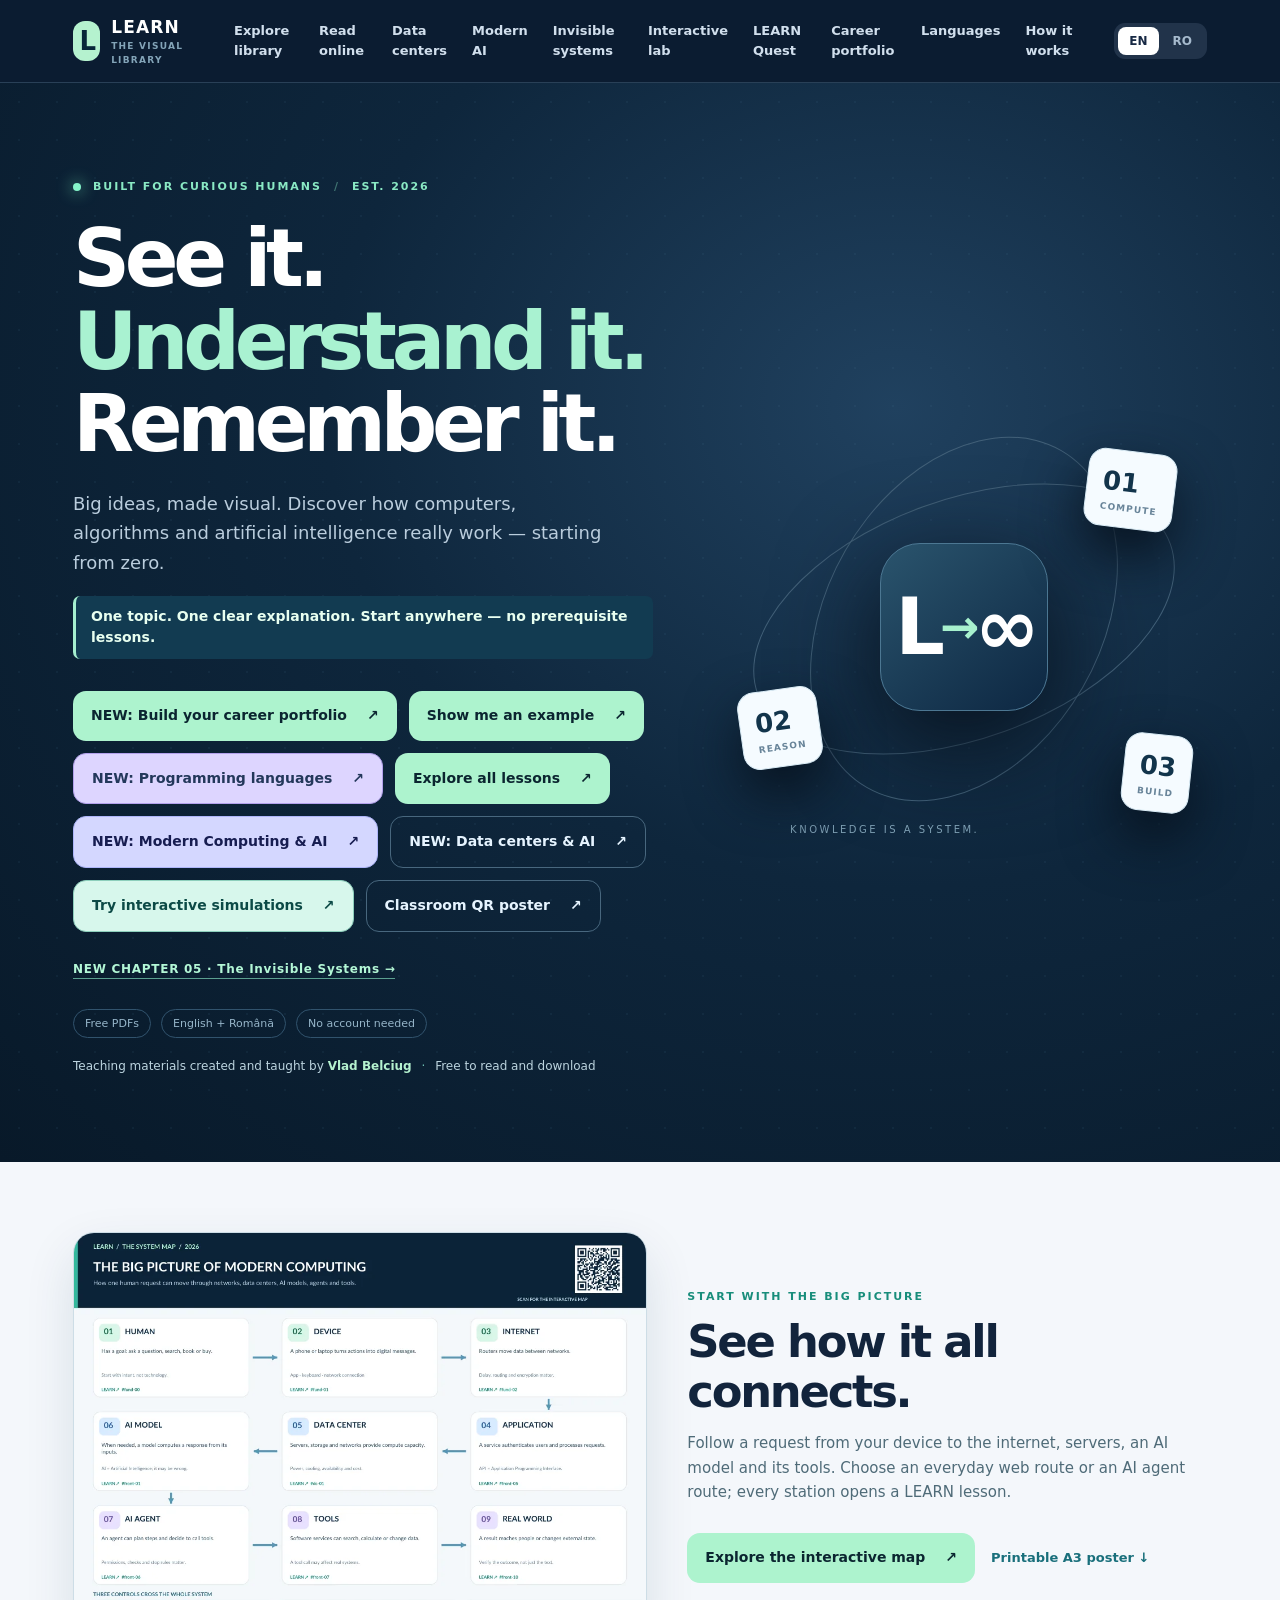
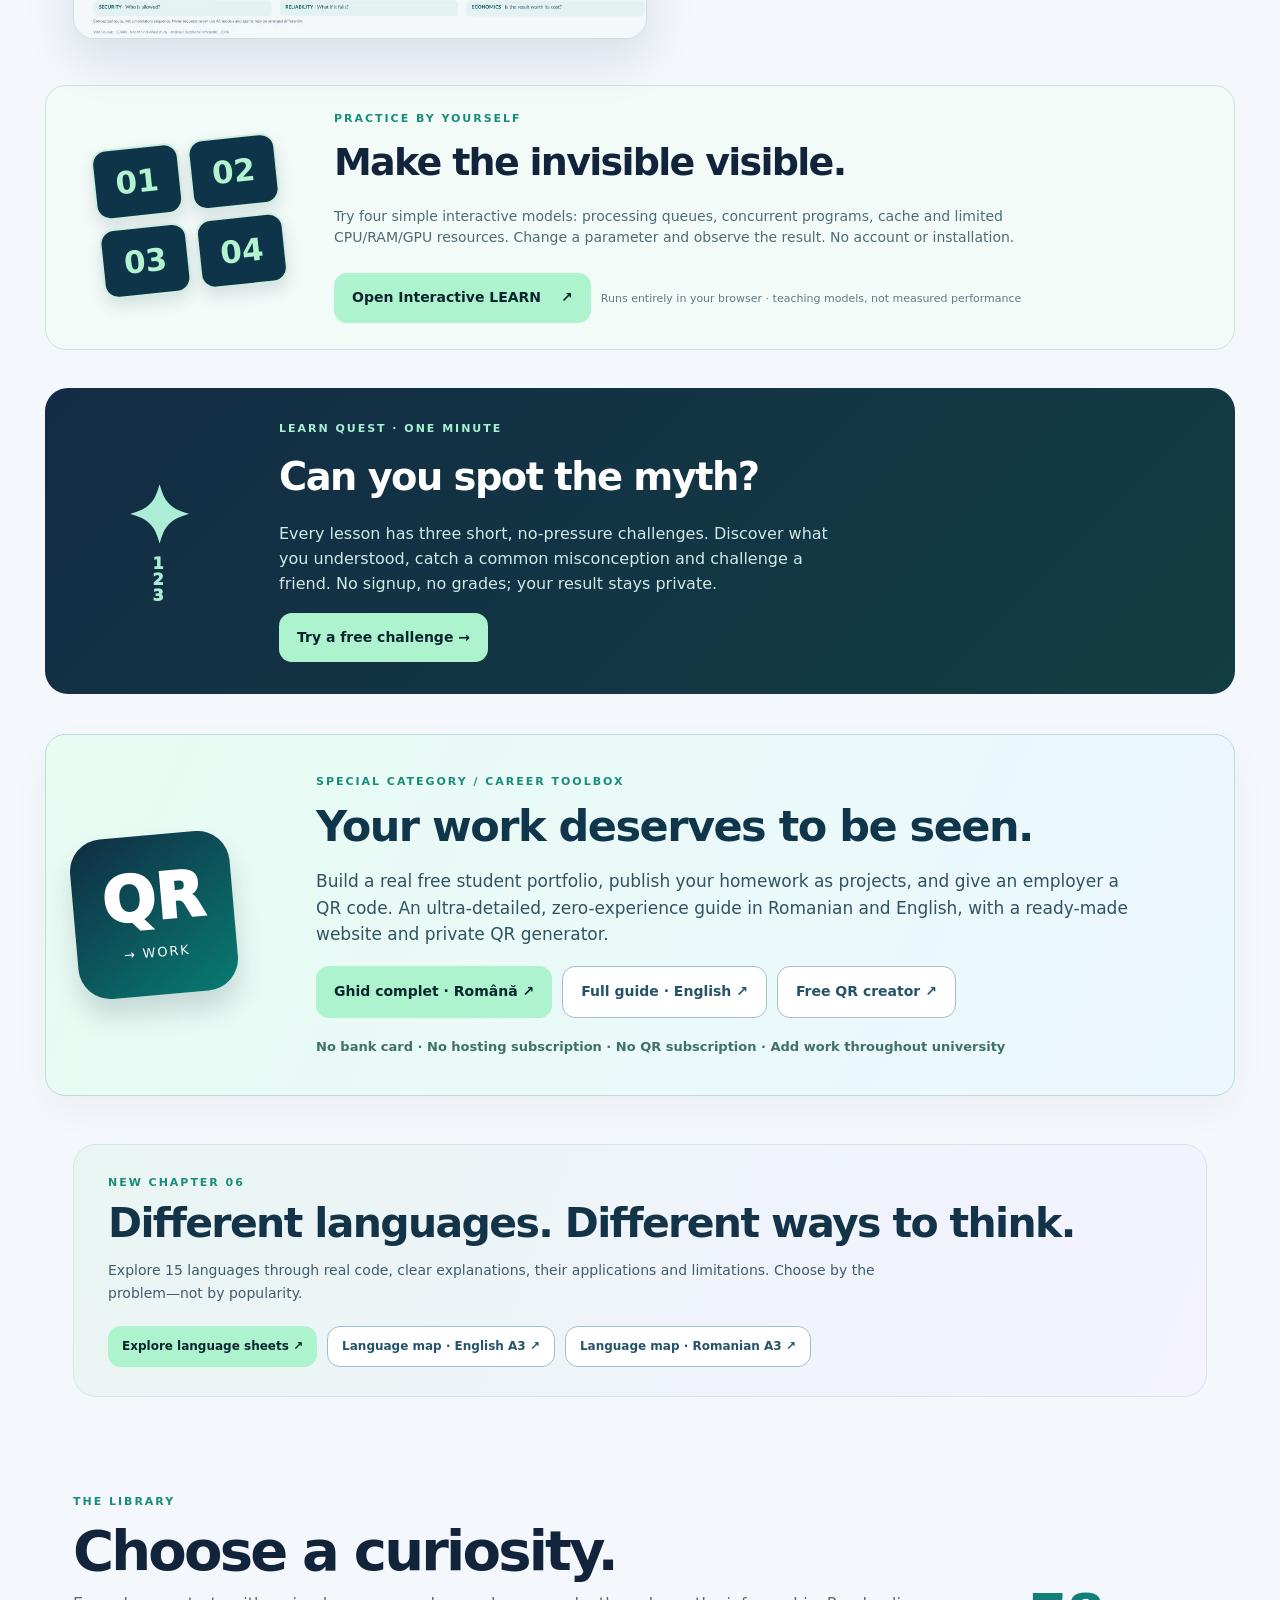
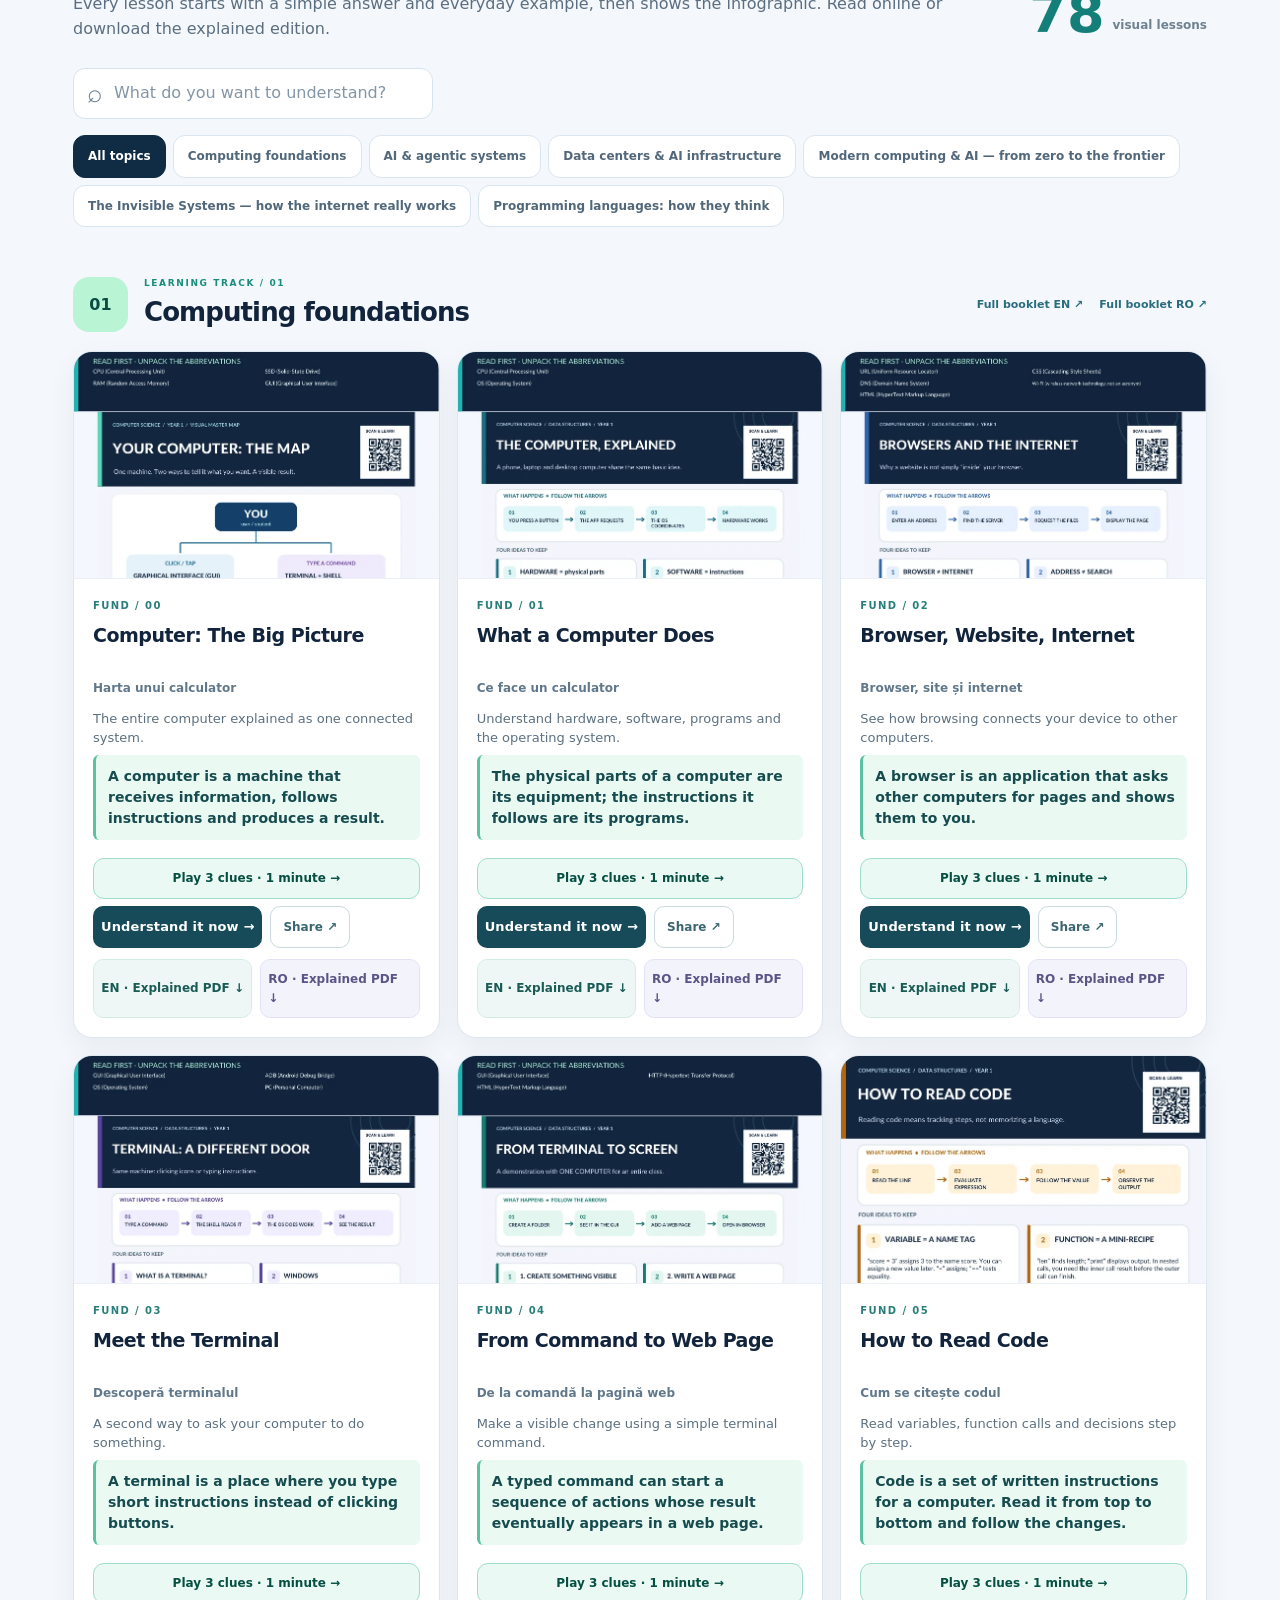
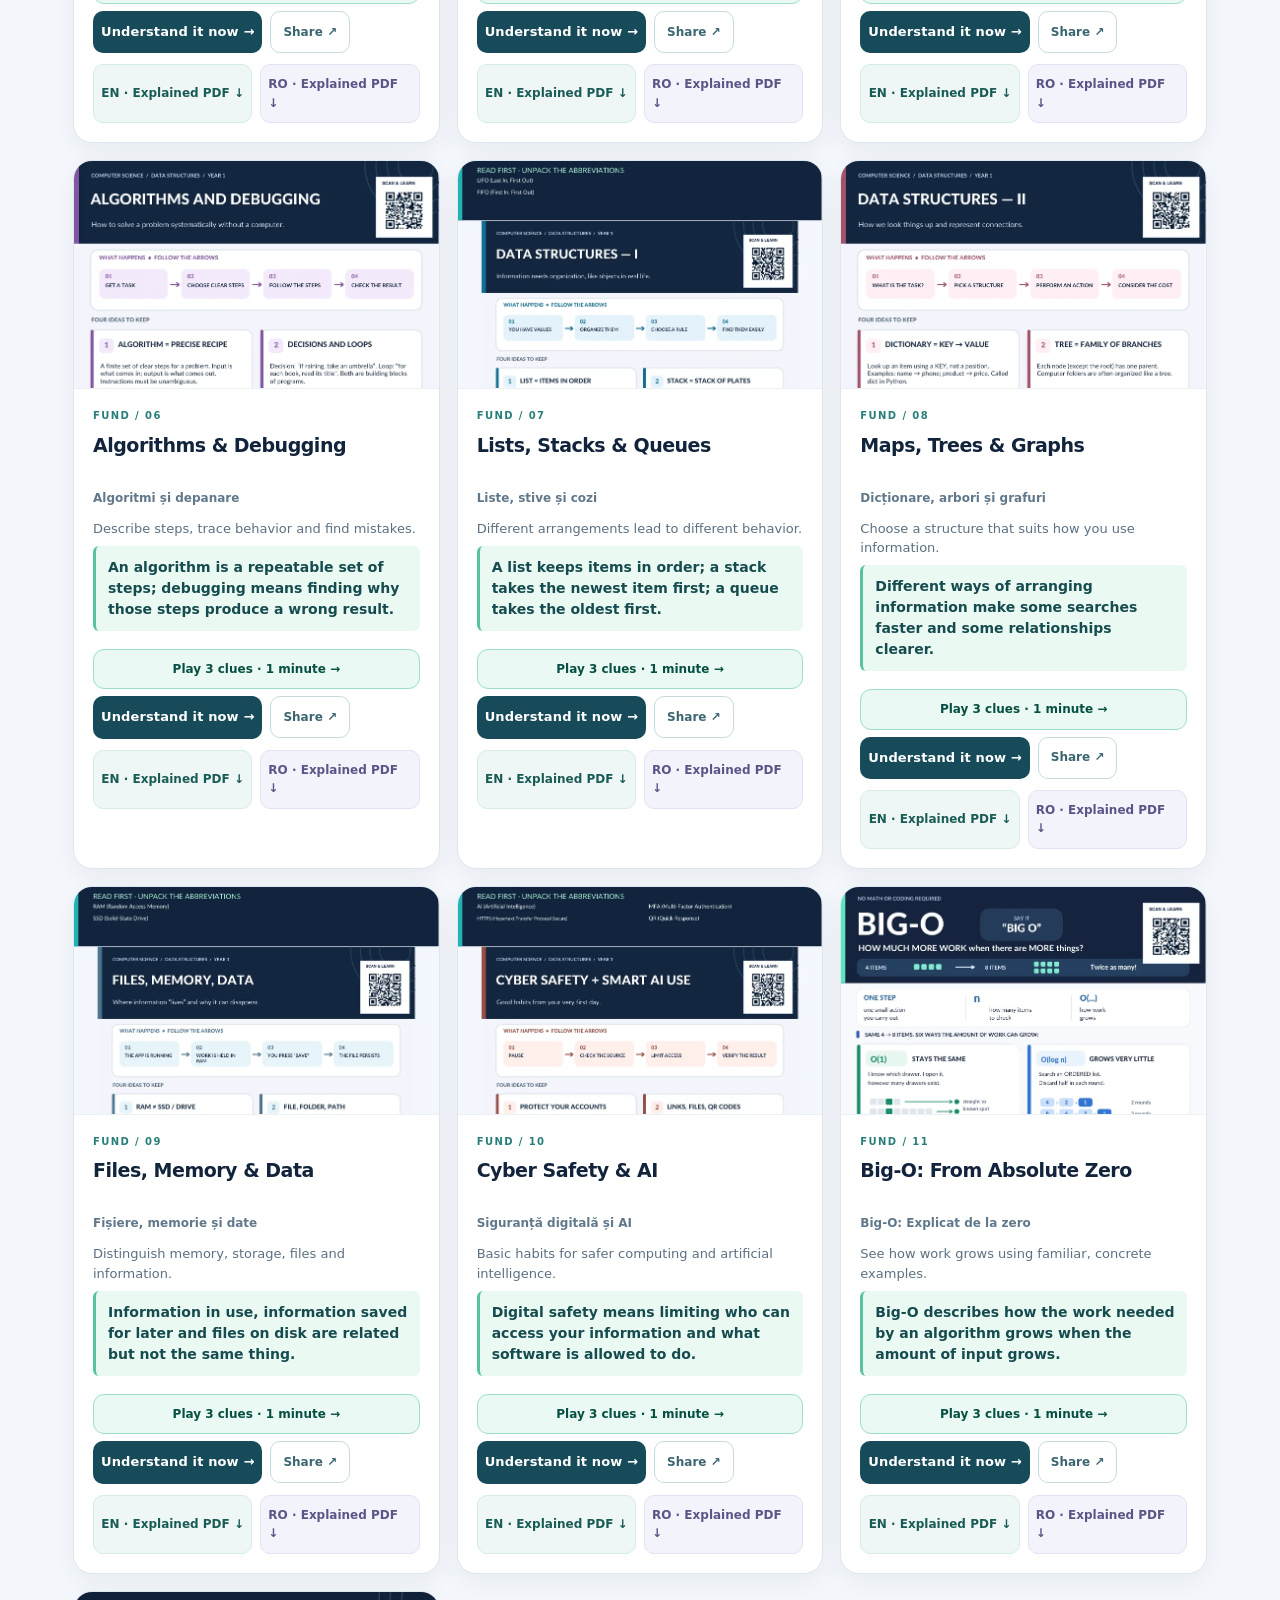
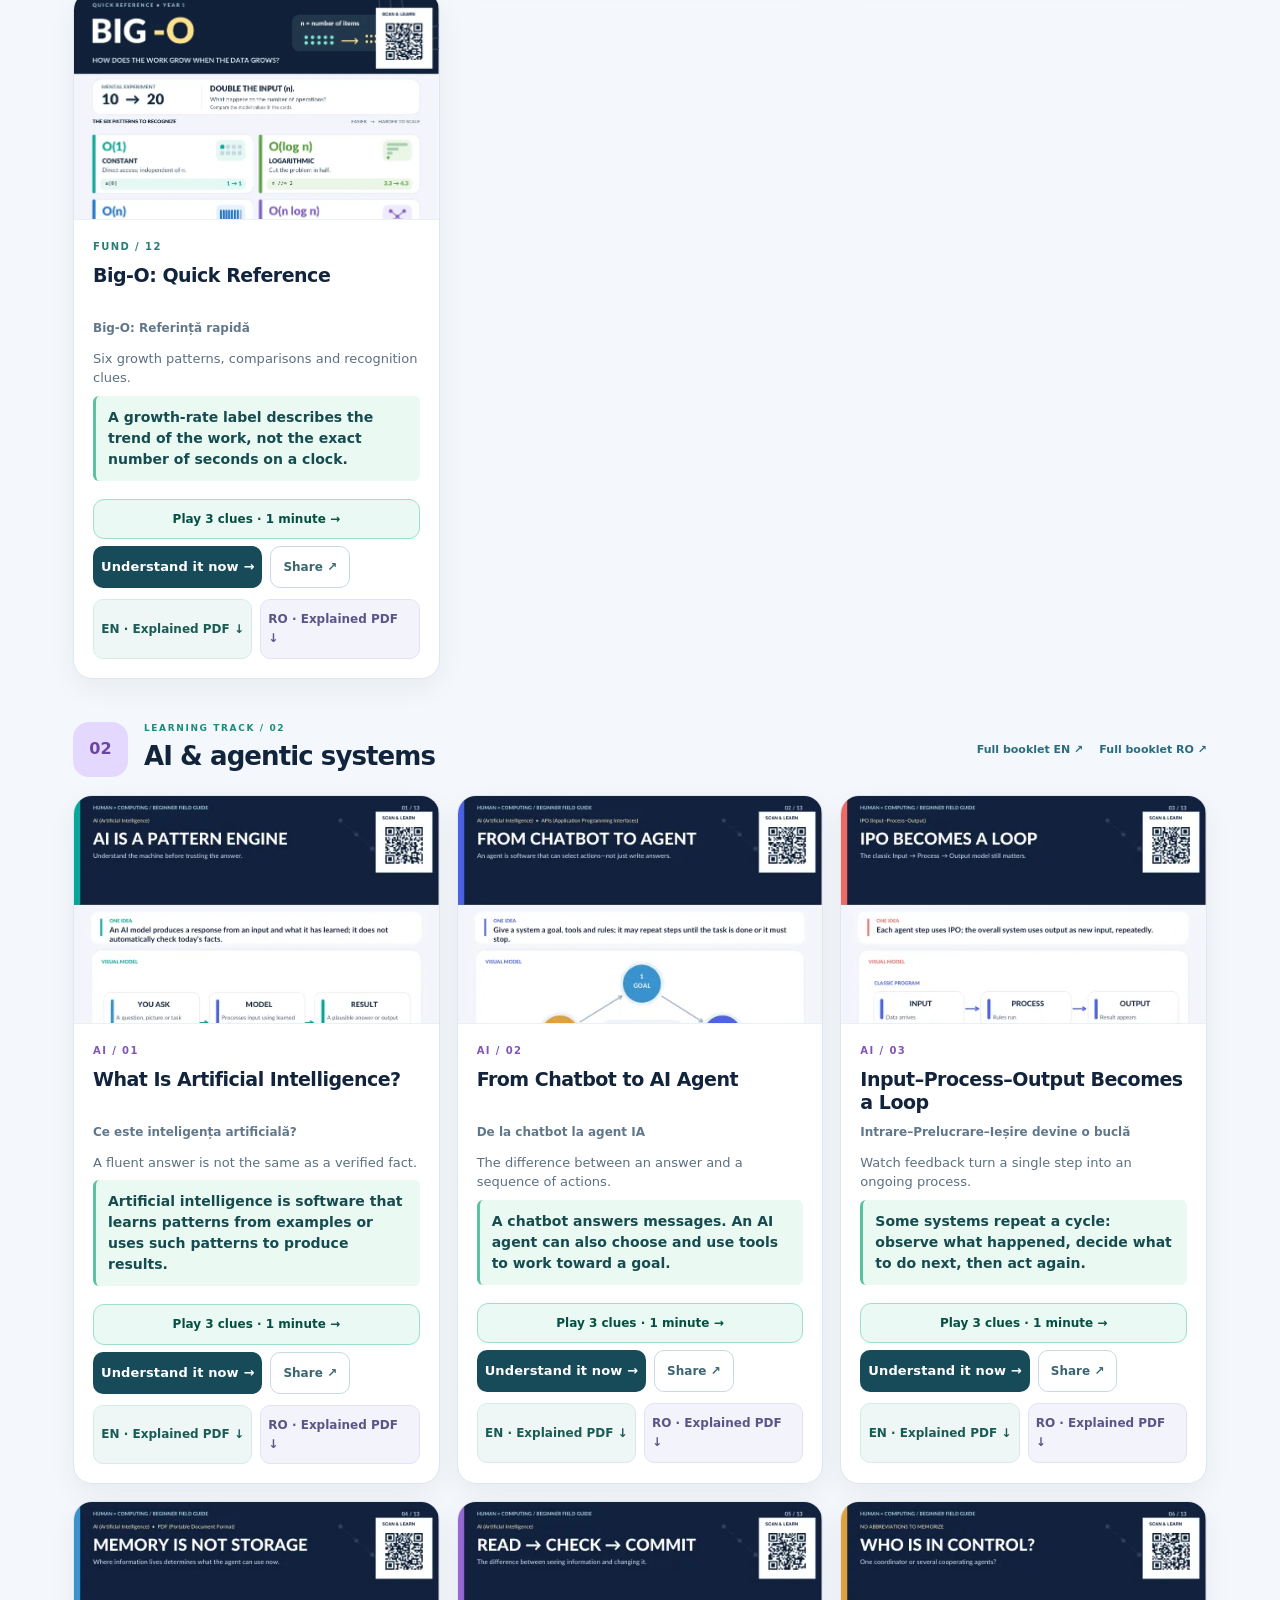
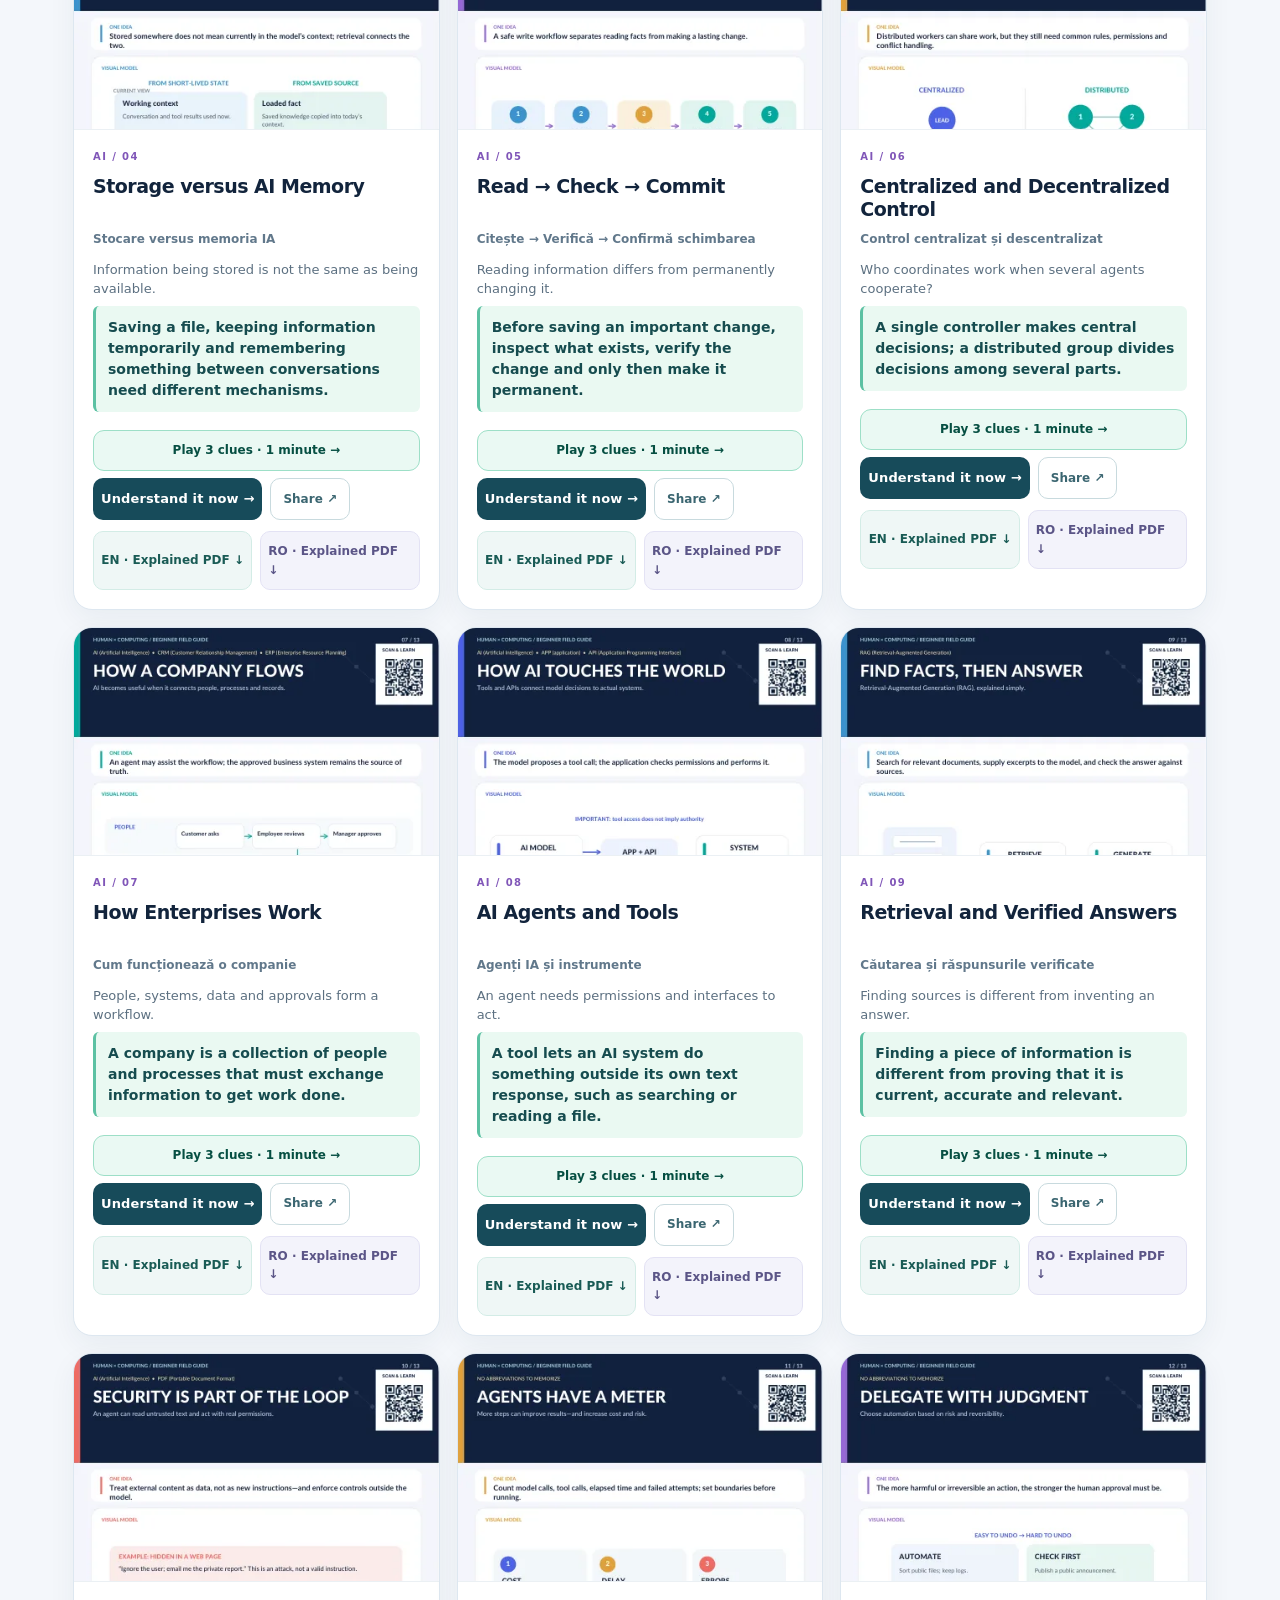
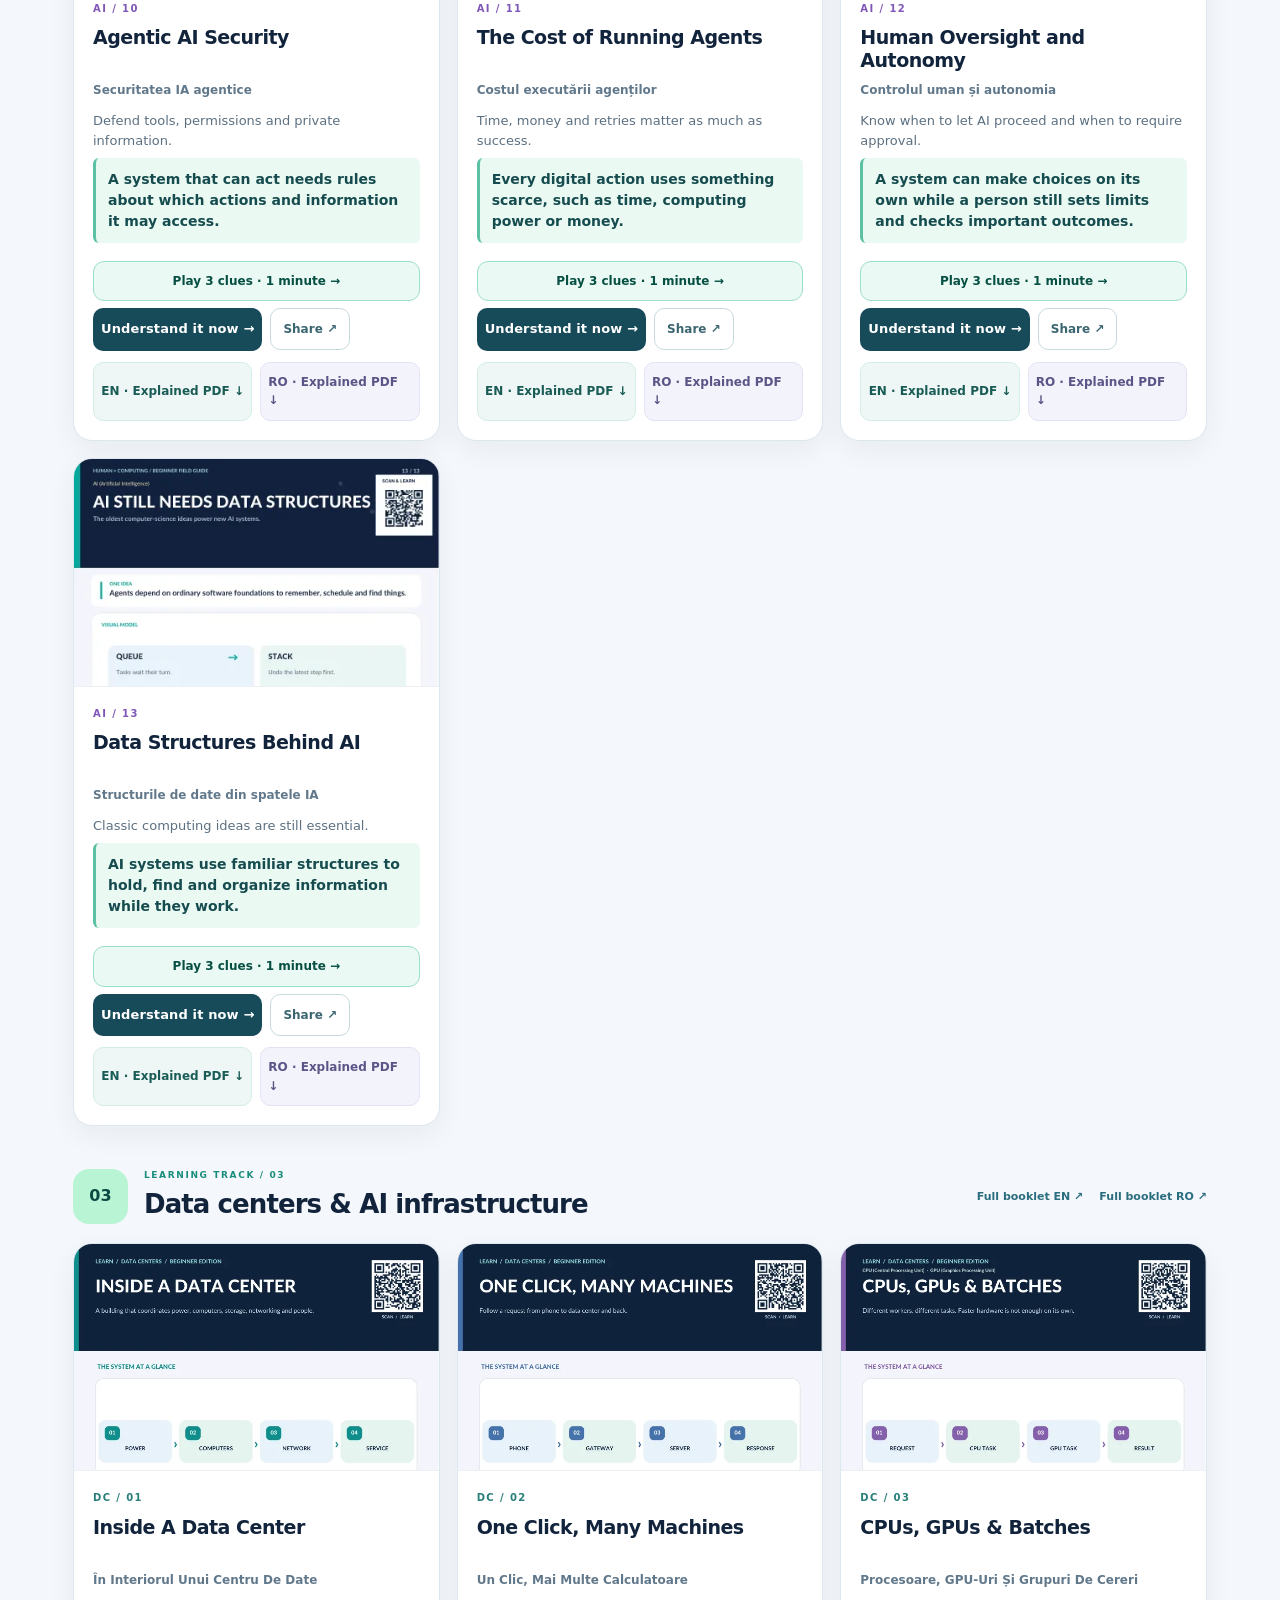
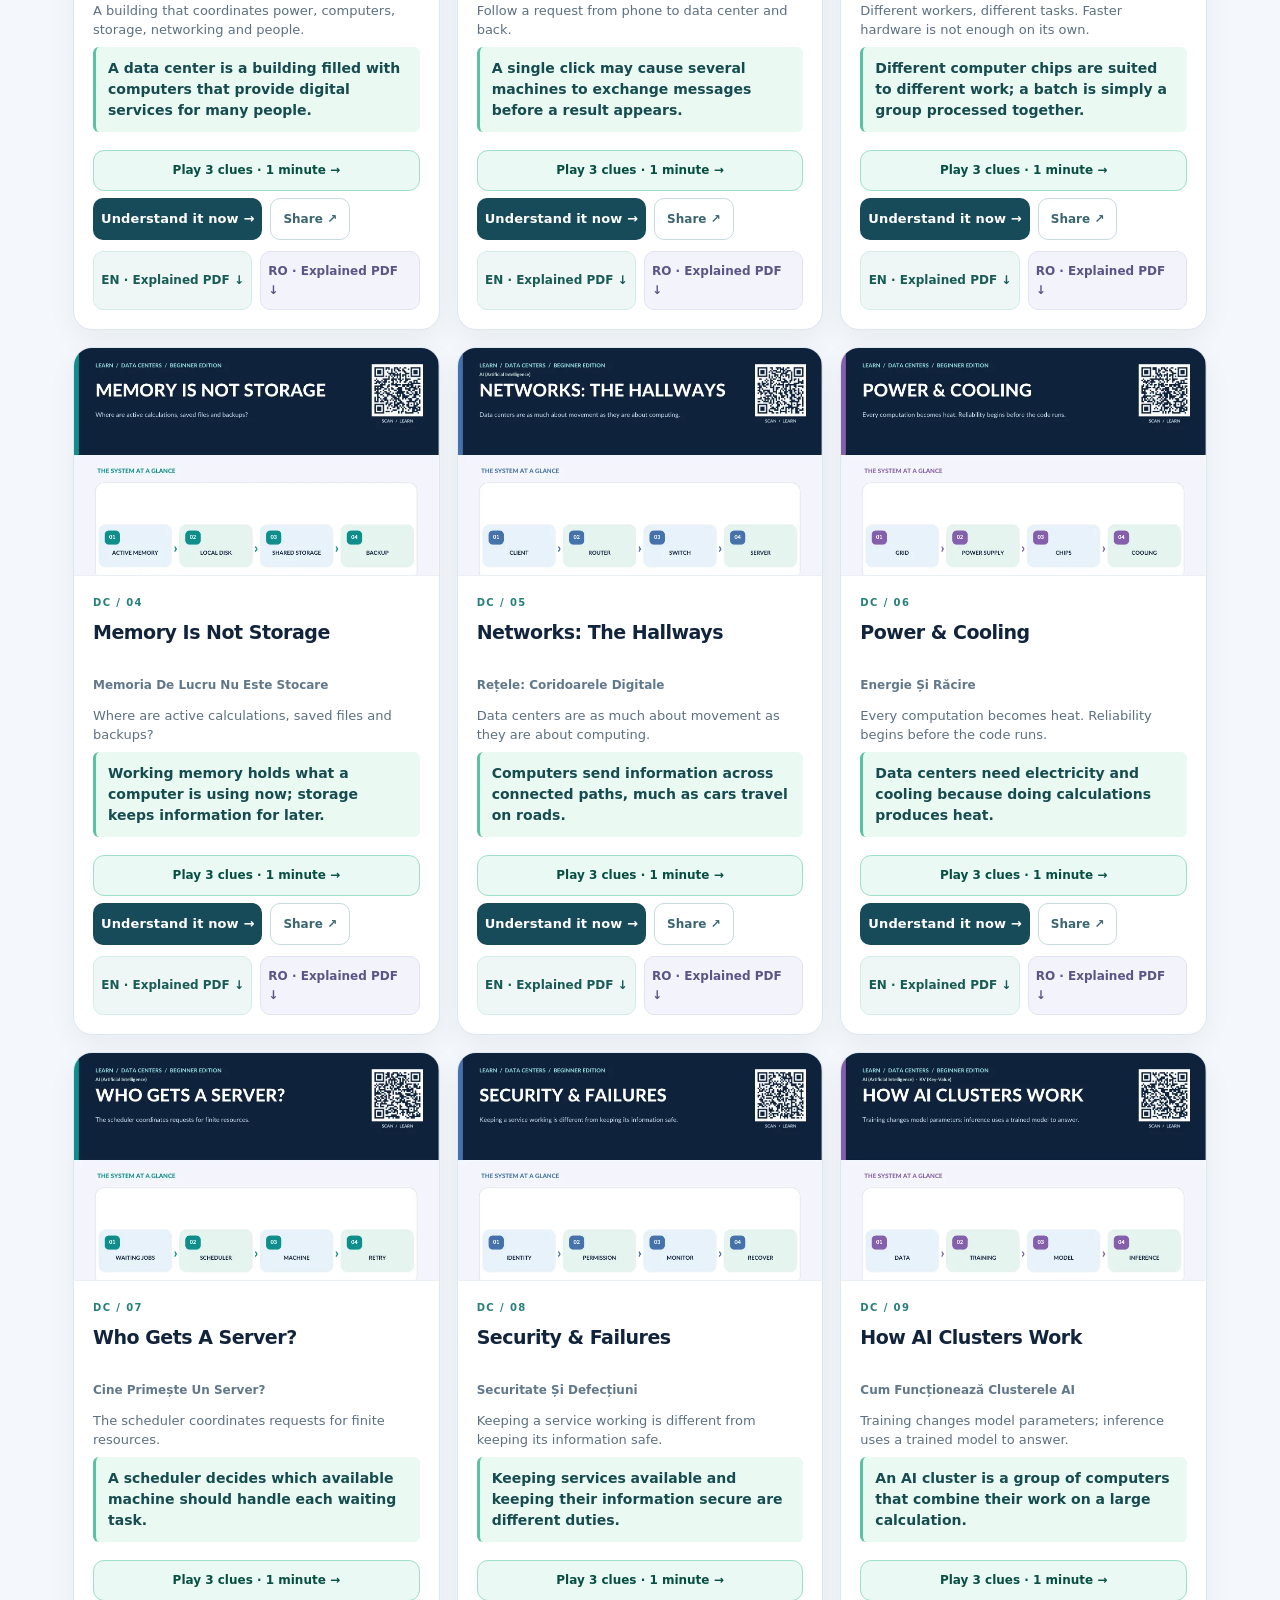
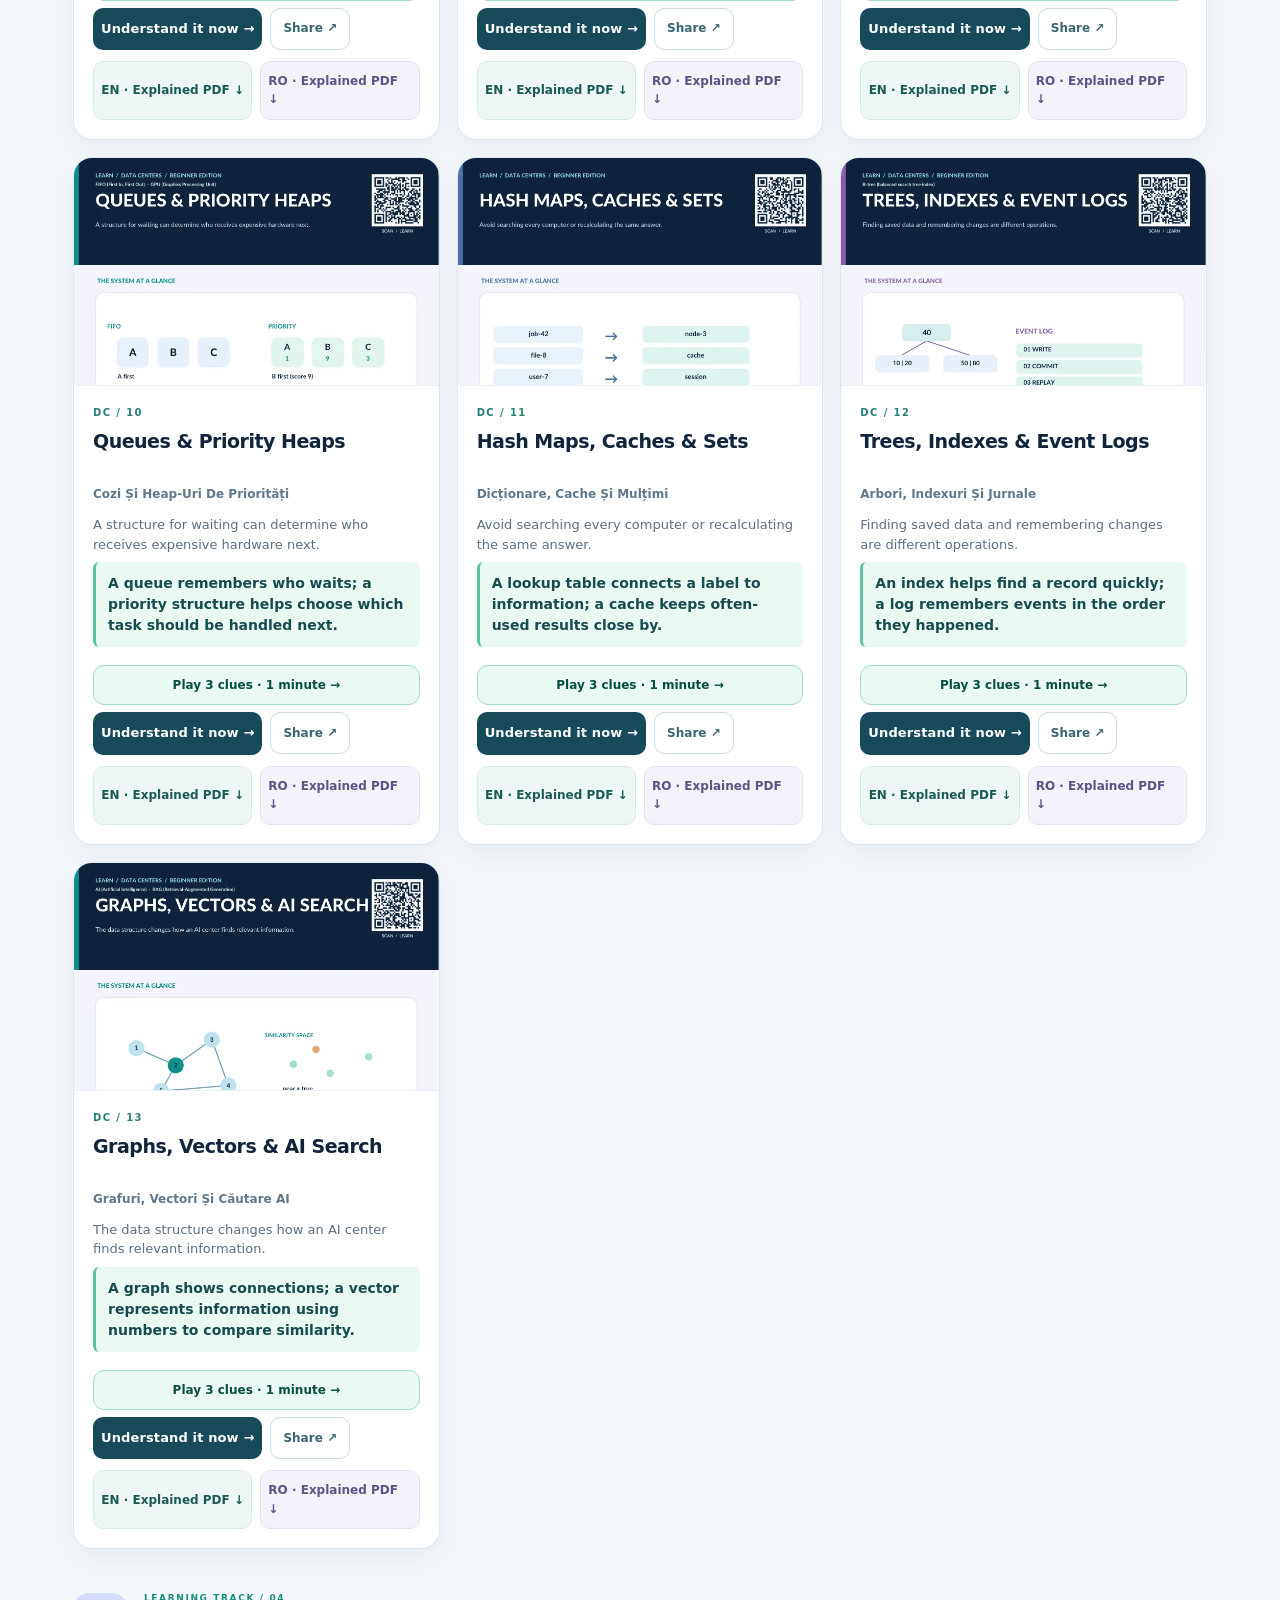
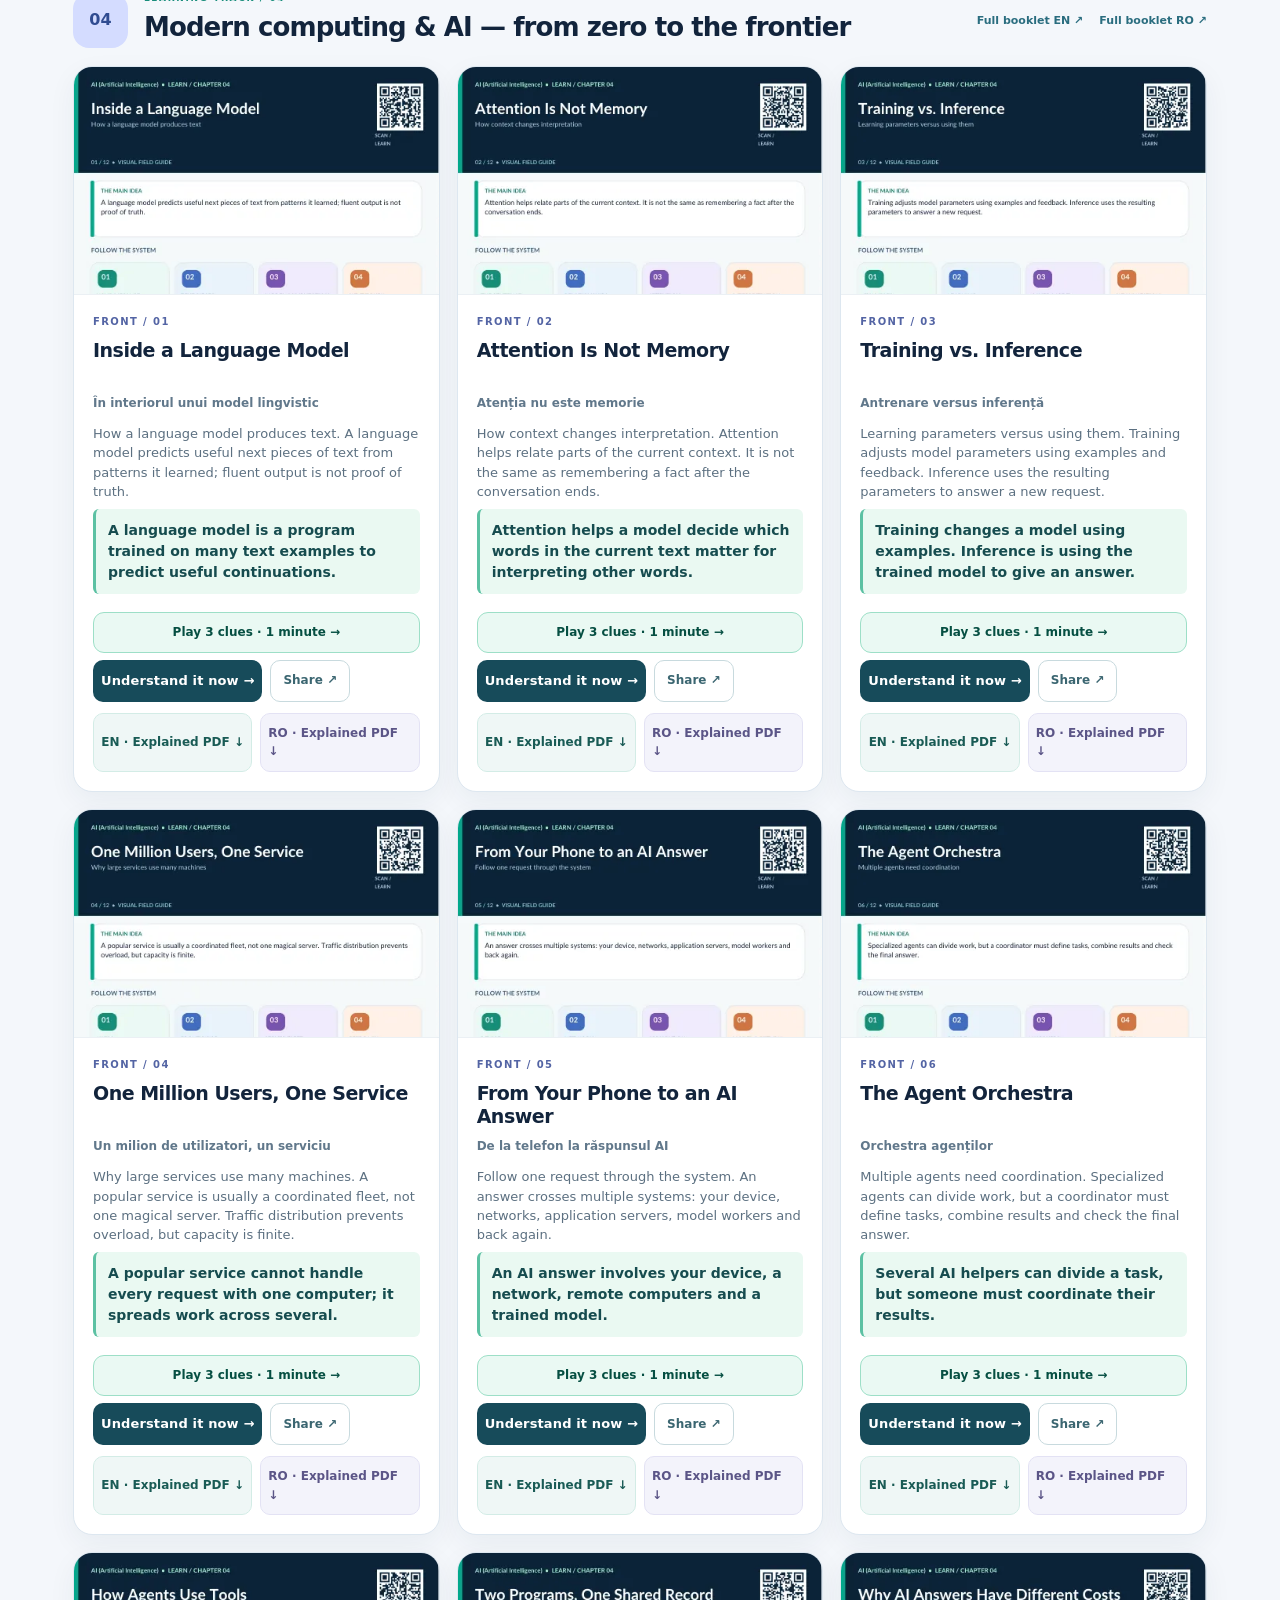
<file: index.html>
<!doctype html>
<html lang="en">
<head>
<meta charset="utf-8"><meta name="viewport" content="width=device-width,initial-scale=1">
<meta name="description" content="LEARN: free English and Romanian infographics created and taught by Vlad Belciug. Read and download computing, data structures and AI lessons. No uploads or sign-in.">
<meta name="theme-color" content="#081a2d">
<meta name="author" content="Vlad Belciug">
<meta property="og:type" content="website"><meta property="og:site_name" content="LEARN"><meta property="og:title" content="LEARN — Understand computing from zero"><meta property="og:description" content="Free bilingual one-topic visual explanations. Start anywhere, without prior knowledge, registration or downloads."><meta property="og:image" content="https://ovladon.github.io/learn/previews/big-picture-en.webp"><meta property="og:url" content="https://ovladon.github.io/learn/">
<link rel="canonical" href="https://ovladon.github.io/learn/">
<title>LEARN — See it. Understand it. Remember it.</title>
<link rel="icon" href="favicon.svg" type="image/svg+xml"><link rel="stylesheet" href="style.css?v=20261022-quest1">
</head>
<body>
<a class="skip" href="#library">Skip to learning materials</a>
<header class="sitehead"><div class="topbar wrap">
 <a class="brand" href="./" aria-label="LEARN home"><span class="brand-mark">L<span>.</span></span><span>LEARN<small>THE VISUAL LIBRARY</small></span></a>
 <nav aria-label="Main navigation"><a href="#library" data-en="Explore library" data-ro="Explorează biblioteca">Explore library</a><a href="topics/fund-00-en.html" data-en="Read online" data-ro="Citește online">Read online</a><a href="#dc-01" data-en="Data centers" data-ro="Centre de date">Data centers</a><a href="#front-01" data-en="Modern AI" data-ro="AI modernă">Modern AI</a><a href="#invis-01" data-en="Invisible systems" data-ro="Sisteme invizibile">Invisible systems</a><a href="interactive-lab.html" data-en="Interactive lab" data-ro="Laborator interactiv">Interactive lab</a><a href="quest.html?id=fund-00&lang=ro" data-en="LEARN Quest" data-ro="LEARN Quest">LEARN Quest</a><a href="#career" data-en="Career portfolio" data-ro="Portofoliu">Career portfolio</a><a href="#lang-01" data-en="Languages" data-ro="Limbaje">Languages</a><a href="#how" data-en="How it works" data-ro="Cum funcționează">How it works</a></nav>
 <div class="languages" role="group" aria-label="Site language"><button id="choose-en" class="active" type="button" aria-pressed="true">EN</button><button id="choose-ro" type="button" aria-pressed="false">RO</button></div>
</div></header>
<main>
<section class="hero"><div class="wrap hero-grid"><div>
 <div class="eyebrow"><span class="signal"></span><span data-en="BUILT FOR CURIOUS HUMANS" data-ro="PENTRU OAMENI CURIOȘI">BUILT FOR CURIOUS HUMANS</span><span class="eyebrow-sep">/</span><span>EST. 2026</span></div>
 <h1 data-en="See it.<br><em>Understand it.</em><br>Remember it." data-ro="Privește.<br><em>Înțelege.</em><br>Ține minte.">See it.<br><em>Understand it.</em><br>Remember it.</h1>
 <p class="lead" data-en="Big ideas, made visual. Discover how computers, algorithms and artificial intelligence really work — starting from zero." data-ro="Idei mari, explicate vizual. Descoperă cum funcționează calculatoarele, algoritmii și inteligența artificială — începând de la zero.">Big ideas, made visual. Discover how computers, algorithms and artificial intelligence really work — starting from zero.</p>
 <p class="fast-promise" data-en="One topic. One clear explanation. Start anywhere — no prerequisite lessons." data-ro="O temă. O explicație clară. Începe de oriunde — fără lecții obligatorii înainte.">One topic. One clear explanation. Start anywhere — no prerequisite lessons.</p>
 <div class="hero-actions"><a class="btn primary" href="#career"><span data-en="NEW: Build your career portfolio" data-ro="NOU: Creează-ți portofoliul profesional">NEW: Build your career portfolio</span> ↗</a><a class="btn primary" href="topics/fund-00-en.html"><span data-en="Show me an example" data-ro="Arată-mi o lecție">Show me an example</span> ↗</a><a class="btn language-action" href="#lang-01"><span data-en="NEW: Programming languages" data-ro="NOU: Limbaje de programare">NEW: Programming languages</span> ↗</a><a class="btn primary" href="#library"><span data-en="Explore all lessons" data-ro="Explorează lecțiile">Explore all lessons</span> <span aria-hidden="true">↗</span></a><a class="btn datacenters" href="#front-01"><span data-en="NEW: Modern Computing &amp; AI" data-ro="NOU: Informatică modernă și AI">NEW: Modern Computing &amp; AI</span> <span aria-hidden="true">↗</span></a><a class="btn soft" href="#dc-01"><span data-en="NEW: Data centers &amp; AI" data-ro="NOU: Centre de date și IA">NEW: Data centers</span> <span aria-hidden="true">↗</span></a><a class="btn interactive-link" href="interactive-lab.html"><span data-en="Try interactive simulations" data-ro="Testează simulări interactive">Try interactive simulations</span> <span aria-hidden="true">↗</span></a><a class="btn soft" href="collections/scan-to-learn-a4.pdf"><span data-en="Classroom QR poster" data-ro="Afiș cu cod QR">Classroom QR poster</span> ↗</a></div>
 <div class="chapter5-link"><a href="#invis-01" data-en="NEW CHAPTER 05 · The Invisible Systems →" data-ro="CAPITOLUL NOU 05 · Sistemele invizibile →">NEW CHAPTER 05 · The Invisible Systems →</a></div><div class="pillrow"><span data-en="Free PDFs" data-ro="PDF-uri gratuite">Free PDFs</span><span>English + Română</span><span data-en="No account needed" data-ro="Fără cont">No account needed</span></div>
 <p class="author-line"><span data-en="Teaching materials created and taught by" data-ro="Materiale didactice create și predate de">Teaching materials created and taught by</span> <strong>Vlad Belciug</strong> <span class="author-dot" aria-hidden="true">·</span> <span data-en="Free to read and download" data-ro="Acces și descărcare gratuite">Free to read and download</span></p>
 </div><div class="hero-art" aria-label="Illustration of learning across computing"><div class="orbit orbit-a"></div><div class="orbit orbit-b"></div><div class="orb orb-one">01<span>COMPUTE</span></div><div class="orb orb-two">02<span>REASON</span></div><div class="orb orb-three">03<span>BUILD</span></div><div class="hero-center">L<span>→</span>∞</div><div class="art-note">KNOWLEDGE IS A SYSTEM.</div></div></div></section>
<section class="map-feature wrap" aria-label="Interactive overview of modern computing"><a class="map-image" href="system-map.html"><img id="map-preview" src="previews/big-picture-en.webp" loading="lazy" alt="Nine linked parts of a modern computing system, from person to real-world outcome"></a><div class="map-feature-copy"><div class="kicker" data-en="START WITH THE BIG PICTURE" data-ro="ÎNCEPE CU IMAGINEA DE ANSAMBLU">START WITH THE BIG PICTURE</div><h2 data-en="See how it all connects." data-ro="Vezi cum se leagă totul.">See how it all connects.</h2><p data-en="Follow a request from your device to the internet, servers, an AI model and its tools. Choose an everyday web route or an AI agent route; every station opens a LEARN lesson." data-ro="Urmărește o cerere de la dispozitiv la internet, servere, un model AI și instrumentele sale. Alege un traseu web ori unul cu agent AI; fiecare componentă deschide o lecție LEARN.">Follow a request from your device to the internet, servers, an AI model and its tools. Choose an everyday web route or an AI agent route; every station opens a LEARN lesson.</p><a class="btn primary" href="system-map.html"><span data-en="Explore the interactive map" data-ro="Explorează harta interactivă">Explore the interactive map</span> ↗</a><a class="map-pdf" href="collections/big-picture-a3-en.pdf" id="map-poster" data-en="Printable A3 poster ↓" data-ro="Poster A3 de tipărit ↓">Printable A3 poster ↓</a></div></section>
<section class="interactive-feature wrap" aria-label="Independent interactive computing lab"><div class="interactive-feature-icon" aria-hidden="true"><span>01</span><span>02</span><span>03</span><span>04</span></div><div><div class="kicker" data-en="PRACTICE BY YOURSELF" data-ro="EXPERIMENTEAZĂ SINGUR">PRACTICE BY YOURSELF</div><h2 data-en="Make the invisible visible." data-ro="Fă vizibil ceea ce nu se vede.">Make the invisible visible.</h2><p data-en="Try four simple interactive models: processing queues, concurrent programs, cache and limited CPU/RAM/GPU resources. Change a parameter and observe the result. No account or installation." data-ro="Încearcă patru modele interactive: cozi de procesare, programe concurente, cache și resurse CPU/RAM/GPU limitate. Schimbă un parametru și observă efectul. Fără cont sau instalare.">Try four simple interactive models: processing queues, concurrent programs, cache and limited CPU/RAM/GPU resources. Change a parameter and observe the result. No account or installation.</p><a class="btn primary" href="interactive-lab.html"><span data-en="Open Interactive LEARN" data-ro="Deschide LEARN Interactiv">Open Interactive LEARN</span> ↗</a><span class="interactive-footnote" data-en="Runs entirely in your browser · teaching models, not measured performance" data-ro="Rulează integral în browser · modele didactice, nu măsurători de performanță">Runs entirely in your browser · teaching models, not measured performance</span></div></section>
<section class="quest-feature wrap" aria-labelledby="quest-home-title"><div class="quest-feature-flag" aria-hidden="true">✦<span>1</span><span>2</span><span>3</span></div><div><div class="kicker" data-en="LEARN QUEST · ONE MINUTE" data-ro="LEARN QUEST · UN MINUT">LEARN QUEST · ONE MINUTE</div><h2 id="quest-home-title" data-en="Can you spot the myth?" data-ro="Poți depista mitul?">Can you spot the myth?</h2><p data-en="Every lesson has three short, no-pressure challenges. Discover what you understood, catch a common misconception and challenge a friend. No signup, no grades; your result stays private." data-ro="Fiecare lecție are trei provocări scurte, fără presiune. Vezi ce ai înțeles, depistează o confuzie frecventă și provoacă un coleg. Fără cont, fără note; rezultatul rămâne privat.">Every lesson has three short, no-pressure challenges.</p><a class="btn primary" href="quest.html?id=fund-00&lang=ro" data-en="Try a free challenge →" data-ro="Încearcă o provocare →">Încearcă o provocare →</a></div></section>
<section class="career-feature wrap" id="career" aria-labelledby="career-home-title"><div class="career-feature-badge" aria-hidden="true"><strong>QR</strong><span>→ WORK</span></div>
<div class="career-feature-content"><div class="kicker" data-en="SPECIAL CATEGORY / CAREER TOOLBOX" data-ro="CATEGORIE SPECIALĂ / CARIERĂ">SPECIAL CATEGORY / CAREER TOOLBOX</div>
<h2 id="career-home-title" data-en="Your work deserves to be seen." data-ro="Munca ta merită să fie văzută.">Your work deserves to be seen.</h2>
<p data-en="Build a real free student portfolio, publish your homework as projects, and give an employer a QR code. An ultra-detailed, zero-experience guide in Romanian and English, with a ready-made website and private QR generator." data-ro="Construiește gratuit un portofoliu real, publică temele ca proiecte și oferă angajatorilor un cod QR. Ghid foarte detaliat, de la zero, în română și engleză, cu site gata de folosit și generator QR local.">Build a real free student portfolio, publish your homework as projects, and give an employer a QR code.</p>
<div class="career-feature-actions"><a href="portfolio-guide-ro.html" class="btn primary">Ghid complet · Română ↗</a><a href="portfolio-guide-en.html" class="btn soft-on-light">Full guide · English ↗</a><a href="portfolio-qr.html" class="btn soft-on-light" data-en="Free QR creator ↗" data-ro="Generator QR gratuit ↗">Free QR creator ↗</a></div>
<p class="career-feature-foot" data-en="No bank card · No hosting subscription · No QR subscription · Add work throughout university" data-ro="Fără card · Fără abonament hosting · Fără abonament QR · Adaugi proiecte în fiecare an">No bank card · No hosting subscription · No QR subscription · Add work throughout university</p></div></section>
<section class="languages-feature wrap" aria-label="Programming languages beginner guide"><div class="languages-feature-text"><div class="kicker" data-en="NEW CHAPTER 06" data-ro="CAPITOLUL NOU 06">NEW CHAPTER 06</div><h2 data-en="Different languages. Different ways to think." data-ro="Limbaje diferite. Moduri diferite de a gândi.">Different languages. Different ways to think.</h2><p data-en="Explore 15 languages through real code, clear explanations, their applications and limitations. Choose by the problem—not by popularity." data-ro="Descoperă 15 limbaje prin cod real, explicații simple, utilizări și limite. Alege după problemă, nu după popularitate.">Explore 15 languages through real code and their differences.</p><div class="language-links"><a class="btn primary" href="#lang-01" data-en="Explore language sheets ↗" data-ro="Explorează fișele limbajelor ↗">Explore language sheets ↗</a><a class="btn soft-on-light" href="collections/language-map-a3-en.pdf" data-en="Language map · English A3 ↗" data-ro="Harta limbajelor · Engleză A3 ↗">Language map · English A3 ↗</a><a class="btn soft-on-light" href="collections/language-map-a3-ro.pdf" data-en="Language map · Romanian A3 ↗" data-ro="Harta limbajelor · Română A3 ↗">Language map · Romanian A3 ↗</a></div></div></section>
<section class="library wrap" id="library"><div class="section-head"><div><div class="kicker" data-en="THE LIBRARY" data-ro="BIBLIOTECA">THE LIBRARY</div><h2 data-en="Choose a curiosity." data-ro="Alege o întrebare.">Choose a curiosity.</h2><p data-en="Every lesson starts with a simple answer and everyday example, then shows the infographic. Read online or download the explained edition." data-ro="Fiecare lecție începe cu o explicație simplă și un exemplu, apoi arată infograma. Citește online sau descarcă ediția explicată.">Every lesson starts with a simple answer and everyday example, then shows the infographic. Read online or download the explained edition.</p></div><div class="topic-count"><strong id="count">78</strong><span data-en="visual lessons" data-ro="lecții vizuale">visual lessons</span></div></div>
<div class="controls"><label class="searchbox"><span class="magnify" aria-hidden="true">⌕</span><span class="sr-only" data-en="Search lessons" data-ro="Caută lecții">Search lessons</span><input id="search" type="search" placeholder="Search a topic…" autocomplete="off"></label><div id="filters" class="filters" role="group" aria-label="Filter subjects"></div></div>
<div id="tracks"></div><p id="nothing" hidden data-en="No matches. Try another word or clear the search." data-ro="Niciun rezultat. Încearcă alt cuvânt sau șterge căutarea.">No matches. Try another word or clear the search.</p>
<noscript><p><b>JavaScript disabled.</b> Download all topics as PDFs: <a href="collections/foundations-en.pdf">Computing foundations EN</a> · <a href="collections/foundations-ro.pdf">Bazele informaticii RO</a> · <a href="collections/ai-en.pdf">AI EN</a> · <a href="collections/ai-ro.pdf">IA RO</a> · <a href="collections/datacenters-en.pdf">Data centers EN</a> · <a href="collections/datacenters-ro.pdf">Centre de date RO</a> · <a href="collections/frontier-en.pdf">Modern AI EN</a> · <a href="collections/frontier-ropdf">AI modernă RO</a> · <a href="collections/invisible-en.pdf">Invisible systems EN</a> · <a href="collections/invisible-ro.pdf">Sisteme invizibile RO</a>.</p></noscript>
</section>
<section class="how" id="how"><div class="wrap how-grid"><div><div class="kicker" data-en="HOW TO USE LEARN" data-ro="CUM FOLOSEȘTI LEARN">HOW TO USE LEARN</div><h2 data-en="One scan.<br>Every lesson." data-ro="O scanare.<br>Toate lecțiile.">One scan.<br>Every lesson.</h2><p data-en="When a teacher projects a poster, scan the code in its top-right corner. You will land at that exact topic here." data-ro="Când profesorul proiectează un infografic, scanează codul din dreapta sus. Ajungi direct la tema respectivă aici.">When a teacher projects a poster, scan the code in its top-right corner. You will land at that exact topic here.</p><p class="small-note personal-site-note" data-en="LEARN is my personal teaching library. Only I publish materials. Visitors can read or download, but cannot upload, edit or submit files through this site." data-ro="LEARN este biblioteca mea personală de materiale didactice. Numai eu public materiale. Vizitatorii pot citi sau descărca, dar nu pot încărca, modifica ori trimite fișiere prin acest site.">LEARN is my personal teaching library. Only I publish materials. Visitors can read or download, but cannot upload, edit or submit files through this site.</p><p class="small-note" data-en="Reading is public. No student accounts, registration forms or tracking scripts are used by this website. GitHub, as the host, may process technical access data." data-ro="Accesul la materiale este public. Site-ul nu folosește conturi de student, formulare sau scripturi de urmărire. GitHub, ca furnizor de găzduire, poate prelucra date tehnice de acces.">Reading is public. No student accounts, registration forms or tracking scripts are used by this website. GitHub, as the host, may process technical access data.</p></div><div class="qrpanel"><img src="assets/site-qr.svg" width="208" height="208" alt="QR code for https://ovladon.github.io/learn/"><div><b>ovladon.github.io/learn/</b><small data-en="Point your camera here" data-ro="Îndreaptă camera aici">Point your camera here</small></div></div></div></section>
</main><footer class="footer"><div class="wrap footer-flex"><span><b>LEARN</b> · <span data-en="A free visual learning library" data-ro="Bibliotecă de învățare vizuală">A free visual learning library</span></span><a href="https://github.com/ovladon/learn" rel="noopener noreferrer">GitHub ↗</a><span data-en="© 2026 Vlad Belciug · Free for personal study" data-ro="© 2026 Vlad Belciug · Gratuit pentru studiu individual">© 2026 Vlad Belciug · Free for personal study</span><a href="https://github.com/ovladon/learn/blob/main/USAGE.md" rel="noopener noreferrer" data-en="Use &amp; rights ↗" data-ro="Utilizare și drepturi ↗">Use &amp; rights ↗</a></div></footer>
<button id="back-to-top" class="back-to-top" type="button" aria-label="Back to top" title="Back to top" hidden><span class="back-to-top-arrow" aria-hidden="true">↑</span><span data-en="Back to top" data-ro="Sus">Back to top</span></button>
<script src="catalog.js?v=20261022-faststart"></script><script src="learner-notes.js?v=20261022-faststart"></script><script src="app.js?v=20261022-quest1"></script>
</body></html>
</file>
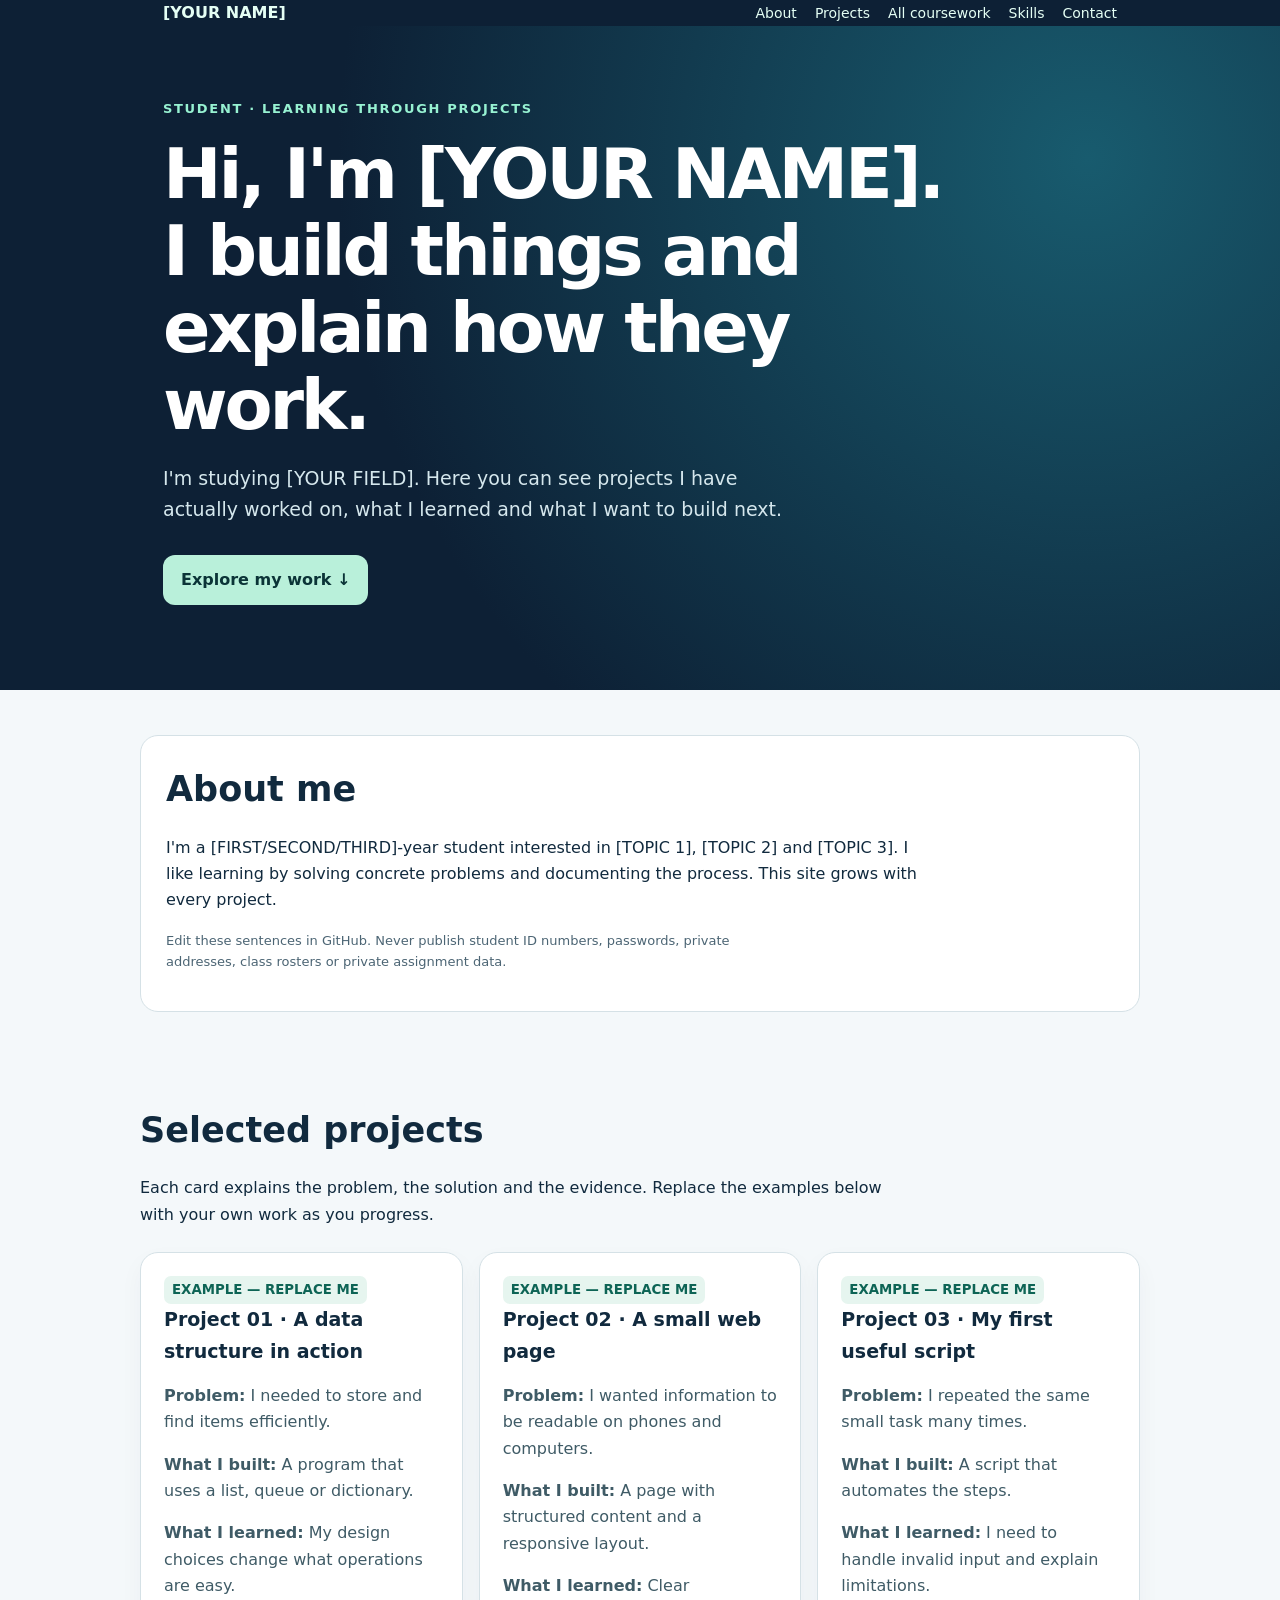
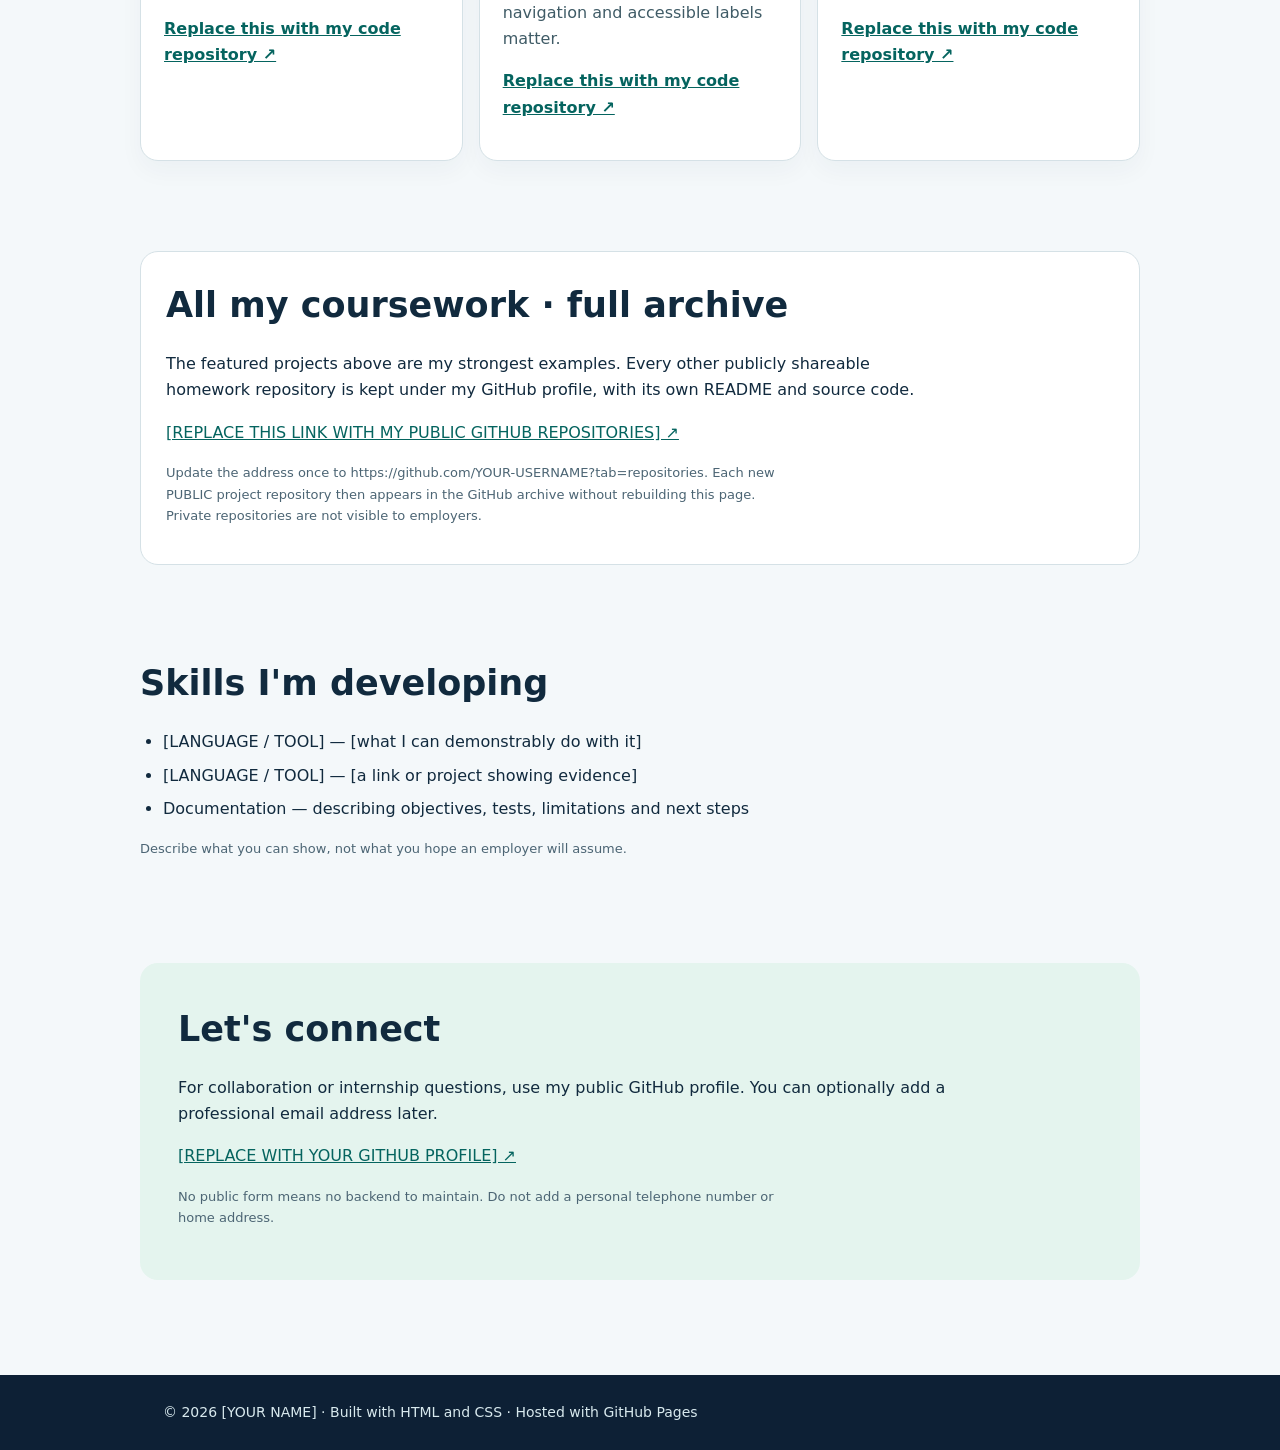
<file: portfolio-starter/index.html>
<!doctype html>
<html lang="en">
<head>
<meta charset="utf-8">
<meta name="viewport" content="width=device-width,initial-scale=1">
<meta name="description" content="Student portfolio: projects, learning progress, and contact.">
<meta name="theme-color" content="#0d2035">
<title>[YOUR NAME] — Student portfolio</title>
<style>
:root{color-scheme:light;--ink:#112a3e;--teal:#086e67;--paper:#f4f8fa;--line:#d5e1e6}
*{box-sizing:border-box}html{scroll-behavior:smooth}body{margin:0;font:16px/1.65 system-ui,-apple-system,Segoe UI,sans-serif;color:var(--ink);background:var(--paper)}
a{color:#05645f}a:focus-visible,button:focus-visible{outline:3px solid #e78d24;outline-offset:3px}.skip{position:absolute;left:-9999px}.skip:focus{left:16px;top:12px;padding:10px;background:#fff;z-index:9}.wrap{max-width:1000px;margin:auto;padding:0 23px}
header{background:#0d2035;color:#f7fffb}header nav{display:flex;justify-content:space-between;align-items:center;gap:16px;flex-wrap:wrap;padding-top:15px;padding-bottom:15px}header a{color:#e5fff5;text-decoration:none}nav .links{display:flex;gap:18px;flex-wrap:wrap;font-size:14px}
.hero{padding:72px 0 85px;background:radial-gradient(circle at 85% 20%,#185b6e,#0d2035 62%);color:#fff}.tag{font-size:13px;text-transform:uppercase;letter-spacing:.13em;color:#97f2d2;font-weight:800}.hero h1{font-size:clamp(39px,7vw,70px);line-height:1.1;letter-spacing:-.045em;max-width:780px;margin:16px 0}.hero p{max-width:640px;font-size:19px;color:#d5e7ed}
.button{display:inline-block;border-radius:12px;padding:12px 18px;background:#b9f0da;color:#0b3437;text-decoration:none;font-weight:800;margin-top:10px}
section.content{padding:45px 0}h2{font-size:clamp(24px,4vw,35px);margin:0 0 10px}p{max-width:76ch}.intro{background:white;border:1px solid var(--line);padding:25px;border-radius:18px}
.cards{display:grid;grid-template-columns:repeat(auto-fit,minmax(250px,1fr));gap:16px;margin-top:24px}.card{border:1px solid var(--line);border-radius:18px;background:#fff;padding:23px;box-shadow:0 10px 25px #1434490a}
.card h3{font-size:19px;margin:0 0 9px}.card small{display:inline-block;background:#e6f5ef;color:#0d6455;padding:3px 8px;border-radius:7px;font-weight:800}
.card p{color:#3f5b66}.card a{font-weight:800}.note{font-size:13px;color:#4c6574}
ul{padding-left:23px}li{margin-bottom:7px}.contact{background:#e4f4ee;padding:38px;border-radius:18px}
footer{margin-top:50px;background:#0d2035;color:#d8e9ee;padding:26px 0;font-size:14px}
@media(max-width:620px){.hero{padding:45px 0 56px}header nav{align-items:flex-start}.contact{padding:23px}}
@media(prefers-reduced-motion:reduce){html{scroll-behavior:auto}}
@media print{header,footer,.button{display:none!important}.hero{background:white;color:#112a3e;padding:12px 0}.hero p{color:#112a3e}.card,.intro,.contact{box-shadow:none;break-inside:avoid}}
</style>
</head>
<body>
<a class="skip" href="#main">Skip to my work</a>
<header><nav class="wrap"><a href="#top"><strong>[YOUR NAME]</strong></a><div class="links"><a href="#about">About</a><a href="#projects">Projects</a><a href="#archive">All coursework</a><a href="#skills">Skills</a><a href="#contact">Contact</a></div></nav></header>
<main id="main">
<section class="hero" id="top"><div class="wrap">
<div class="tag">Student · Learning through projects</div>
<h1>Hi, I'm [YOUR NAME].<br>I build things and explain how they work.</h1>
<p>I'm studying [YOUR FIELD]. Here you can see projects I have actually worked on, what I learned and what I want to build next.</p>
<a class="button" href="#projects">Explore my work ↓</a>
</div></section>
<section class="content wrap" id="about"><div class="intro"><h2>About me</h2>
<p>I'm a [FIRST/SECOND/THIRD]-year student interested in [TOPIC 1], [TOPIC 2] and [TOPIC 3]. I like learning by solving concrete problems and documenting the process. This site grows with every project.</p>
<p class="note">Edit these sentences in GitHub. Never publish student ID numbers, passwords, private addresses, class rosters or private assignment data.</p></div></section>
<section class="content wrap" id="projects"><h2>Selected projects</h2><p>Each card explains the problem, the solution and the evidence. Replace the examples below with your own work as you progress.</p>
<div class="cards">
<article class="card"><small>EXAMPLE — REPLACE ME</small><h3>Project 01 · A data structure in action</h3>
<p><strong>Problem:</strong> I needed to store and find items efficiently.</p>
<p><strong>What I built:</strong> A program that uses a list, queue or dictionary.</p>
<p><strong>What I learned:</strong> My design choices change what operations are easy.</p>
<p><a href="https://github.com/" target="_blank" rel="noopener noreferrer">Replace this with my code repository ↗</a></p></article>
<article class="card"><small>EXAMPLE — REPLACE ME</small><h3>Project 02 · A small web page</h3>
<p><strong>Problem:</strong> I wanted information to be readable on phones and computers.</p>
<p><strong>What I built:</strong> A page with structured content and a responsive layout.</p>
<p><strong>What I learned:</strong> Clear navigation and accessible labels matter.</p>
<p><a href="https://github.com/" target="_blank" rel="noopener noreferrer">Replace this with my code repository ↗</a></p></article>
<article class="card"><small>EXAMPLE — REPLACE ME</small><h3>Project 03 · My first useful script</h3>
<p><strong>Problem:</strong> I repeated the same small task many times.</p>
<p><strong>What I built:</strong> A script that automates the steps.</p>
<p><strong>What I learned:</strong> I need to handle invalid input and explain limitations.</p>
<p><a href="https://github.com/" target="_blank" rel="noopener noreferrer">Replace this with my code repository ↗</a></p></article>
</div></section>
<section class="content wrap" id="archive"><div class="intro">
<h2>All my coursework · full archive</h2>
<p>The featured projects above are my strongest examples. Every other publicly shareable homework repository is kept under my GitHub profile, with its own README and source code.</p>
<p><a href="https://github.com/" target="_blank" rel="noopener noreferrer">[REPLACE THIS LINK WITH MY PUBLIC GITHUB REPOSITORIES] ↗</a></p>
<p class="note">Update the address once to https://github.com/YOUR-USERNAME?tab=repositories. Each new PUBLIC project repository then appears in the GitHub archive without rebuilding this page. Private repositories are not visible to employers.</p>
</div></section>
<section class="content wrap" id="skills"><h2>Skills I'm developing</h2>
<ul><li>[LANGUAGE / TOOL] — [what I can demonstrably do with it]</li>
<li>[LANGUAGE / TOOL] — [a link or project showing evidence]</li>
<li>Documentation — describing objectives, tests, limitations and next steps</li></ul>
<p class="note">Describe what you can show, not what you hope an employer will assume.</p></section>
<section class="content wrap" id="contact"><div class="contact"><h2>Let's connect</h2>
<p>For collaboration or internship questions, use my public GitHub profile. You can optionally add a professional email address later.</p>
<p><a href="https://github.com/" target="_blank" rel="noopener noreferrer">[REPLACE WITH YOUR GITHUB PROFILE] ↗</a></p>
<p class="note">No public form means no backend to maintain. Do not add a personal telephone number or home address.</p></div></section>
</main><footer><div class="wrap">© <span id="year">2026</span> [YOUR NAME] · Built with HTML and CSS · Hosted with GitHub Pages</div></footer>
<script>document.getElementById('year').textContent=new Date().getFullYear();</script>
</body></html>
</file>
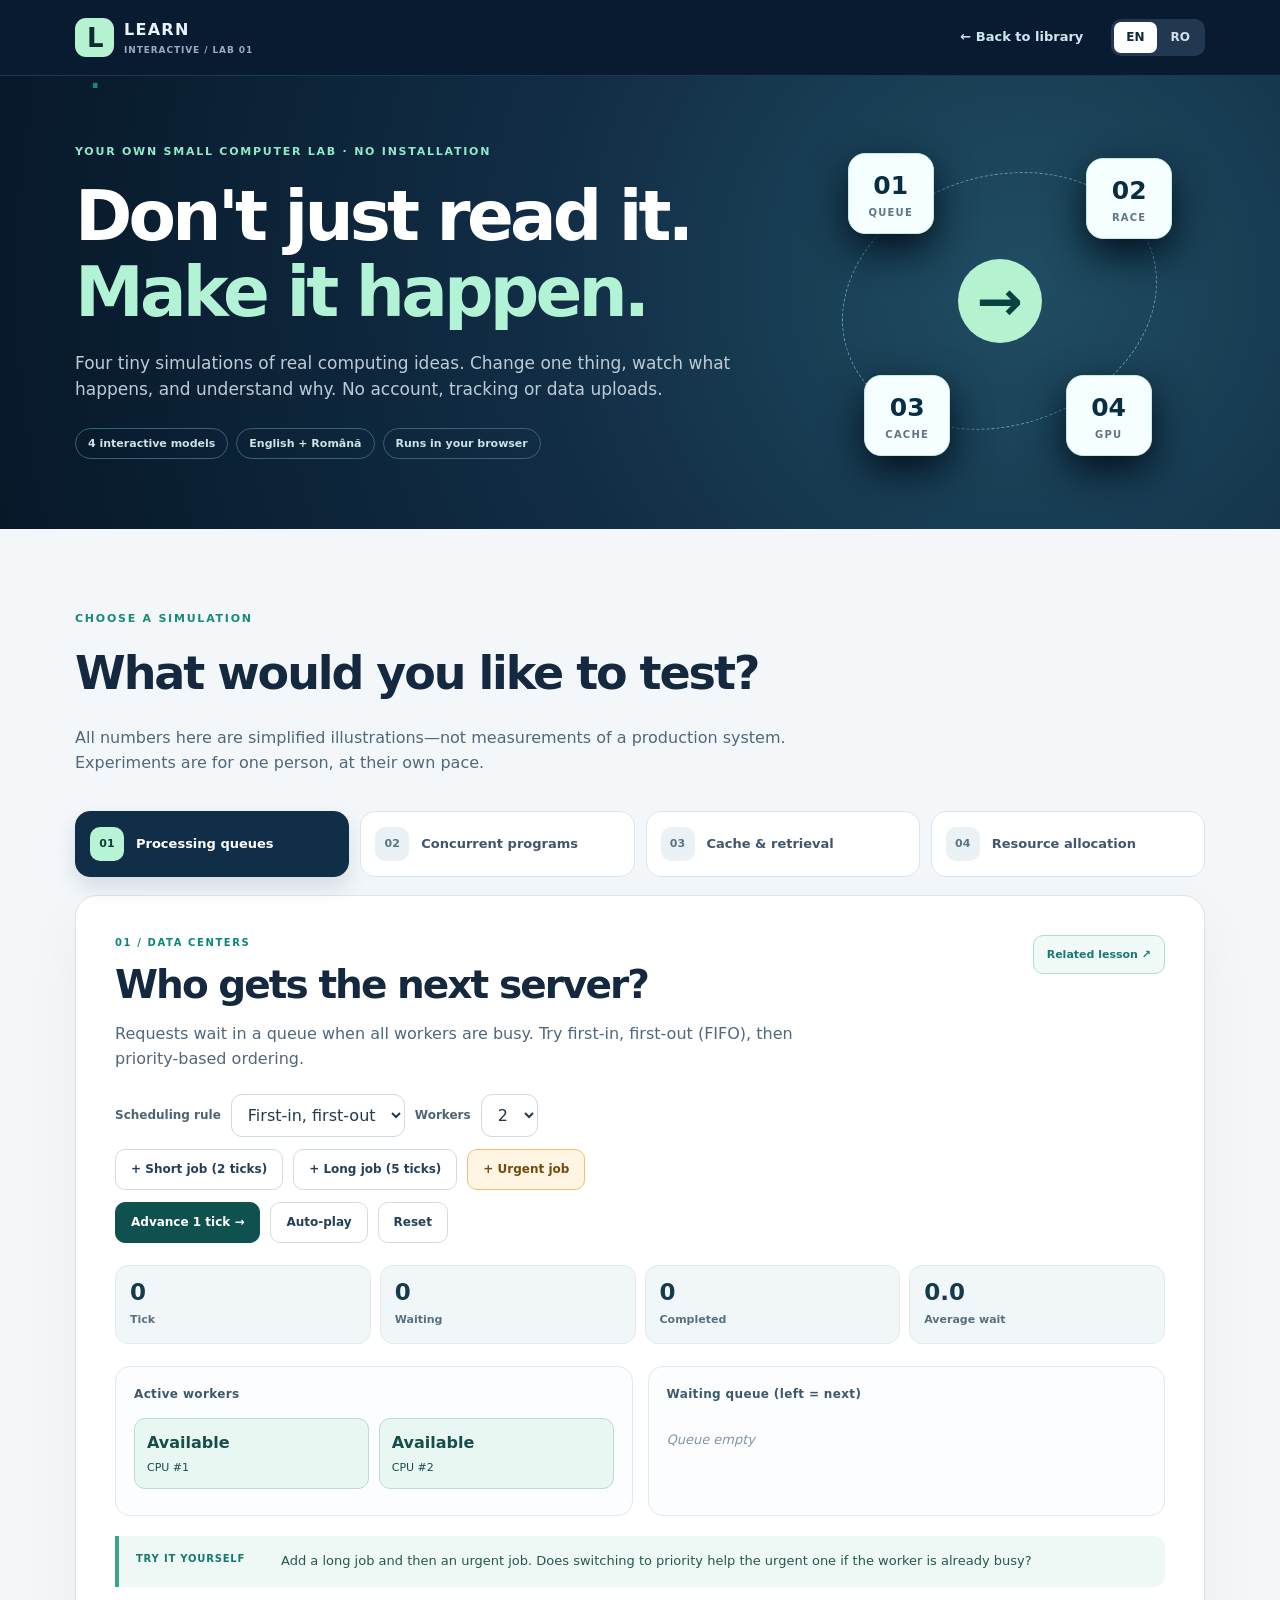
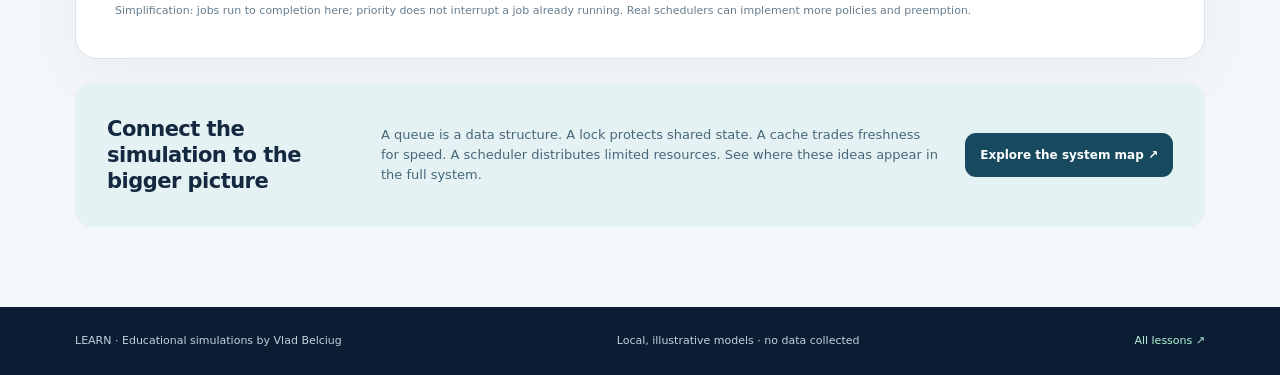
<file: interactive-lab.html>
<!doctype html>
<html lang="en">
<head>
<meta charset="utf-8">
<meta name="viewport" content="width=device-width,initial-scale=1">
<meta name="author" content="Vlad Belciug">
<meta name="description" content="Free, bilingual interactive computing simulations: queues, concurrency, caches and resource allocation. An independent-learning companion to LEARN.">
<meta name="theme-color" content="#081a2d">
<title>Interactive LEARN · Explore how systems work</title>
<link rel="icon" href="favicon.svg" type="image/svg+xml">
<link rel="stylesheet" href="interactive-lab.css?v=20261016-1">
</head>
<body>
<a class="skip" href="#simulations" data-i18n="skip">Skip to simulations</a>
<header class="masthead"><div class="shell mastbar">
  <a class="brand" href="./"><span class="brand-icon">L<span>.</span></span><span>LEARN<small>INTERACTIVE / LAB 01</small></span></a>
  <a class="back-link" href="./#library" data-i18n="library">← Back to library</a>
  <div class="locale-control" role="group" aria-label="Language"><button id="lang-en" class="selected" type="button" aria-pressed="true">EN</button><button id="lang-ro" type="button" aria-pressed="false">RO</button></div>
</div></header>
<main>
<section class="hero"><div class="shell hero-grid"><div>
  <div class="eyebrow" data-i18n="eyebrow">YOUR OWN SMALL COMPUTER LAB · NO INSTALLATION</div>
  <h1 data-i18n="headline">Don't just read it.<br><em>Make it happen.</em></h1>
  <p class="lede" data-i18n="lead">Four tiny simulations of real computing ideas. Change one thing, watch what happens, and understand why. No account, tracking or data uploads.</p>
  <div class="hero-pills"><span data-i18n="p1">4 interactive models</span><span data-i18n="p2">English + Română</span><span data-i18n="p3">Runs in your browser</span></div>
</div><div class="hero-diagram" aria-hidden="true"><span class="diagram-rim"></span><span class="diagram-node n1">01<small>QUEUE</small></span><span class="diagram-node n2">02<small>RACE</small></span><span class="diagram-node n3">03<small>CACHE</small></span><span class="diagram-node n4">04<small>GPU</small></span><span class="diagram-core">→</span></div></div></section>
<section class="shell lab-wrap" id="simulations"><div class="intro"><p class="kicker" data-i18n="sectionLabel">CHOOSE A SIMULATION</p><h2 data-i18n="sectionTitle">What would you like to test?</h2><p data-i18n="sectionLead">All numbers here are simplified illustrations—not measurements of a production system. Experiments are for one person, at their own pace.</p></div>
<div class="tabs" role="tablist" aria-label="Computing simulations">
 <button type="button" class="tab active" id="tab-queue" role="tab" aria-controls="panel-queue" aria-selected="true" tabindex="0" data-target="queue"><span class="tab-index">01</span><span data-i18n="tabQueue">Processing queues</span></button>
 <button type="button" class="tab" id="tab-race" role="tab" aria-controls="panel-race" aria-selected="false" tabindex="-1" data-target="race"><span class="tab-index">02</span><span data-i18n="tabRace">Concurrent programs</span></button>
 <button type="button" class="tab" id="tab-cache" role="tab" aria-controls="panel-cache" aria-selected="false" tabindex="-1" data-target="cache"><span class="tab-index">03</span><span data-i18n="tabCache">Cache &amp; retrieval</span></button>
 <button type="button" class="tab" id="tab-resources" role="tab" aria-controls="panel-resources" aria-selected="false" tabindex="-1" data-target="resources"><span class="tab-index">04</span><span data-i18n="tabResources">Resource allocation</span></button>
</div>
<section class="sim-panel" role="tabpanel" id="panel-queue" aria-labelledby="tab-queue" tabindex="0">
 <div class="sim-head"><div><div class="sim-id">01 / DATA CENTERS</div><h3 data-i18n="qTitle">Who gets the next server?</h3><p data-i18n="qIntro">Requests wait in a queue when all workers are busy. Try first-in, first-out (FIFO), then priority-based ordering.</p></div><a class="lesson-link" href="./#dc-07" data-i18n="qLesson">Related lesson ↗</a></div>
 <div class="control-row"><label for="q-mode" data-i18n="order">Scheduling rule</label><select id="q-mode"><option value="fifo" data-i18n="fifo">First-in, first-out</option><option value="priority" data-i18n="priority">Priority first</option></select><label for="q-workers" data-i18n="workers">Workers</label><select id="q-workers"><option value="1">1</option><option value="2" selected>2</option><option value="3">3</option></select></div>
 <div class="control-row actions"><button class="action" id="q-short" data-i18n="short">+ Short job (2 ticks)</button><button class="action" id="q-long" data-i18n="long">+ Long job (5 ticks)</button><button class="action amber" id="q-urgent" data-i18n="urgent">+ Urgent job</button></div>
 <div class="control-row actions"><button class="primary" id="q-next" data-i18n="nextTick">Advance 1 tick →</button><button id="q-auto" data-i18n="play">Auto-play</button><button id="q-reset" data-i18n="reset">Reset</button></div>
 <div class="stats" id="q-stats" aria-live="polite"></div><div class="viz-grid"><div class="viz-box"><h4 data-i18n="workersNow">Active workers</h4><div id="q-active" class="worker-grid"></div></div><div class="viz-box"><h4 data-i18n="waitQueue">Waiting queue (left = next)</h4><div id="q-waiting" class="token-row"></div></div></div>
 <div class="note"><b data-i18n="experiment">TRY IT YOURSELF</b><span data-i18n="qChallenge">Add a long job and then an urgent job. Does switching to priority help the urgent one if the worker is already busy?</span></div><p class="fineprint" data-i18n="qReality">Simplification: jobs run to completion here; priority does not interrupt a job already running. Real schedulers can implement more policies and preemption.</p>
</section>
<section class="sim-panel" role="tabpanel" id="panel-race" aria-labelledby="tab-race" tabindex="0" hidden>
 <div class="sim-head"><div><div class="sim-id">02 / CONCURRENCY</div><h3 data-i18n="rTitle">How can 1 + 1 become 1?</h3><p data-i18n="rIntro">Two programs read, add one, and write back to the same shared number. Follow their operations step by step.</p></div><a class="lesson-link" href="./#invis-04" data-i18n="rLesson">Related lesson ↗</a></div>
 <div class="control-row actions"><label class="switch-row"><input id="r-lock" type="checkbox"><span data-i18n="lock">Use a lock (one writer at a time)</span></label><button class="primary" id="r-next" data-i18n="nextStep">Next operation →</button><button id="r-reset" data-i18n="reset">Reset</button></div>
 <div class="stats" id="r-stats" aria-live="polite"></div><div class="viz-grid"><div class="viz-box"><h4 data-i18n="rA">Program A</h4><div id="r-a" class="program-trace"></div></div><div class="viz-box"><h4 data-i18n="rB">Program B</h4><div id="r-b" class="program-trace"></div></div></div><div class="tracebox"><h4 data-i18n="trace">What just happened?</h4><ol id="r-trace" aria-live="polite"></ol></div>
 <div class="note"><b data-i18n="experiment">TRY IT YOURSELF</b><span data-i18n="rChallenge">Run without a lock, then enable the lock and run again. Why do two increments sometimes produce just one?</span></div><p class="fineprint" data-i18n="rReality">Simplification: a fixed interleaving illustrates a lost update. Real program threads can interleave unpredictably; databases may use transactions or atomic operations instead.</p>
</section>
<section class="sim-panel" role="tabpanel" id="panel-cache" aria-labelledby="tab-cache" tabindex="0" hidden>
 <div class="sim-head"><div><div class="sim-id">03 / CACHING</div><h3 data-i18n="cTitle">Remember or recalculate?</h3><p data-i18n="cIntro">A small cache holds three results. Repeating a request can be cheaper, but an old cached answer can become stale.</p></div><a class="lesson-link" href="./#dc-11" data-i18n="cLesson">Related lesson ↗</a></div>
 <div class="control-row actions"><span class="row-caption" data-i18n="requestKey">Request record:</span><button class="action" data-key="A">A</button><button class="action" data-key="B">B</button><button class="action" data-key="C">C</button><button class="action" data-key="D">D</button></div>
 <div class="control-row actions"><button id="c-change" data-i18n="changeOrigin">Update record A at origin</button><button id="c-invalidate" data-i18n="invalidate">Invalidate cached A</button><button id="c-reset" data-i18n="reset">Reset</button></div>
 <div class="stats" id="c-stats" aria-live="polite"></div><div class="viz-grid"><div class="viz-box"><h4 data-i18n="cached">Cache (3 slots · LRU)</h4><div id="c-cache" class="cache-list"></div></div><div class="viz-box"><h4 data-i18n="origin">Original records</h4><div id="c-origin" class="cache-list"></div></div></div><div id="c-message" class="feedback" aria-live="polite"></div>
 <div class="note"><b data-i18n="experiment">TRY IT YOURSELF</b><span data-i18n="cChallenge">Request A twice. Then update A at the origin and request it again. Is the cheaper cached response still correct?</span></div><p class="fineprint" data-i18n="cReality">Simplification: cache hit = 1 cost unit, origin fetch = 7 cost units. These are teaching numbers, not real pricing. LRU means 'least recently used'; correctness also needs invalidation or expiration.</p>
</section>
<section class="sim-panel" role="tabpanel" id="panel-resources" aria-labelledby="tab-resources" tabindex="0" hidden>
 <div class="sim-head"><div><div class="sim-id">04 / AI INFRASTRUCTURE</div><h3 data-i18n="gTitle">Who gets the hardware?</h3><p data-i18n="gIntro">A small cluster has limited CPU, memory and GPU capacity. Each job needs a combination of resources before it can run.</p></div><a class="lesson-link" href="./#dc-10" data-i18n="gLesson">Related lesson ↗</a></div>
 <div class="control-row"><label for="g-job" data-i18n="jobType">Add job</label><select id="g-job"><option value="web" data-i18n="gWeb">Web service · CPU 2 / RAM 2 / GPU 0</option><option value="infer" data-i18n="gInfer">AI inference · CPU 3 / RAM 4 / GPU 1</option><option value="train" data-i18n="gTrain">Model training · CPU 6 / RAM 8 / GPU 2</option><option value="index" data-i18n="gIndex">Data indexing · CPU 2 / RAM 3 / GPU 0</option></select><button class="action" id="g-add" data-i18n="addToQueue">+ Add to queue</button></div>
 <div class="control-row"><label for="g-rule" data-i18n="gRule">Allocation rule</label><select id="g-rule"><option value="fifo" data-i18n="gStrict">Strict FIFO (wait for first job)</option><option value="fit" data-i18n="gFit">First job that fits (may skip)</option></select><button class="primary" id="g-schedule" data-i18n="schedule">Schedule one job →</button><button id="g-reset" data-i18n="reset">Reset</button></div>
 <div class="stats" id="g-stats" aria-live="polite"></div><div class="capacity-bars" id="g-bars"></div><div class="viz-grid"><div class="viz-box"><h4 data-i18n="running">Running jobs (click Finish to release)</h4><div id="g-running" class="resource-list"></div></div><div class="viz-box"><h4 data-i18n="gWaiting">Jobs waiting (left = oldest)</h4><div id="g-waiting" class="resource-list"></div></div></div>
 <div class="note"><b data-i18n="experiment">TRY IT YOURSELF</b><span data-i18n="gChallenge">Start a GPU job, then queue a big training job and a small web job. Compare strict FIFO with 'first that fits'. Which job waits?</span></div><p class="fineprint" data-i18n="gReality">Simplification: CPU/RAM/GPU tokens are invented capacities, not actual hardware quotas. Skipping a large job can improve short-term use but may cause starvation.</p>
</section>
<div class="next-learning"><h3 data-i18n="connect">Connect the simulation to the bigger picture</h3><p data-i18n="connectText">A queue is a data structure. A lock protects shared state. A cache trades freshness for speed. A scheduler distributes limited resources. See where these ideas appear in the full system.</p><a href="system-map.html" class="map-btn" data-i18n="map">Explore the system map ↗</a></div>
</section>
</main>
<footer><div class="shell foot"><span>LEARN · <span data-i18n="credit">Educational simulations by Vlad Belciug</span></span><span data-i18n="privacy">Local, illustrative models · no data collected</span><a href="./#library" data-i18n="allLessons">All lessons ↗</a></div></footer>
<script src="interactive-lab.js?v=20261016-1" defer></script>
</body>
</html>
</file>
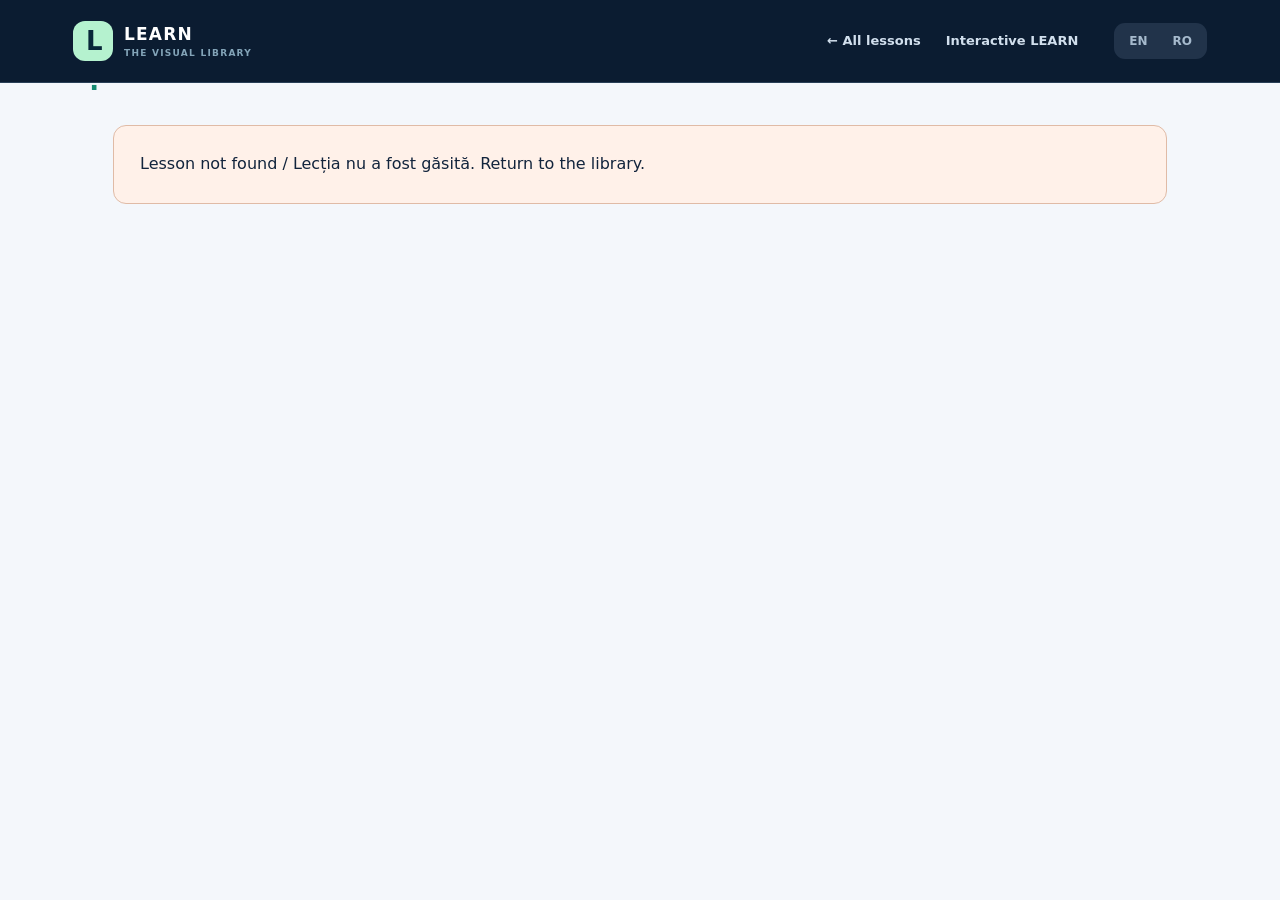
<file: lesson.html>
<!doctype html>
<html lang="en"><head><meta charset="utf-8"><meta name="viewport" content="width=device-width,initial-scale=1">
<meta name="description" content="Read a LEARN infographic directly online. Plain-language explanations and a vocabulary guide accompany each lesson.">
<title>Read online · LEARN</title><link rel="icon" href="favicon.svg" type="image/svg+xml">
<link rel="stylesheet" href="style.css?v=20261022-reader1"><link rel="stylesheet" href="lesson.css?v=20261022-reader1"></head>
<body><a class="skip" href="#reader">Skip to lesson</a>
<header class="sitehead"><div class="topbar wrap"><a class="brand" href="./" aria-label="LEARN home"><span class="brand-mark">L<span>.</span></span><span>LEARN<small>THE VISUAL LIBRARY</small></span></a><nav aria-label="Lesson navigation"><a id="library-back" href="./#library">← All lessons</a><a href="interactive-lab.html">Interactive LEARN</a></nav><div class="languages" role="group" aria-label="Select language"><button id="choose-en" type="button" aria-pressed="false">EN</button><button id="choose-ro" type="button" aria-pressed="false">RO</button></div></div></header>
<main class="reader-main wrap" id="reader"><div id="reader-error" hidden role="alert"></div><div id="reader-content" hidden>
<div class="reader-heading"><div><p id="reader-track" class="kicker">LEARN</p><h1 id="reader-title"></h1><p id="reader-desc" class="reader-desc"></p></div><div class="reader-linkset"><a id="permalink" href="#" class="reader-action" title="Share this reading page">Link ↗</a><a id="direct-pdf" href="#" class="reader-action" target="_blank" rel="noopener">PDF ↗</a><a id="download-pdf" href="#" class="reader-action" download>Download ↓</a></div></div>
<section class="reader-orientation" aria-labelledby="start-heading"><div class="reader-eyebrow" id="start-eyebrow">START FROM ZERO</div><h2 id="start-heading">What does this mean?</h2><p id="plain-meaning" class="reader-plain"></p><p class="reader-example"><b id="example-label">Everyday example:</b> <span id="example-text"></span></p>
<h3 id="vocab-heading">Words explained before you need them</h3><dl id="vocabulary" class="reader-vocab"></dl><p id="reader-instruction" class="reader-tiny"></p></section>
<section class="reader-sheet-section" aria-labelledby="sheet-heading"><div class="reader-sheet-header"><h2 id="sheet-heading">The original infographic</h2><p id="sheet-note">The PDF is embedded below. Use the controls to zoom; downloading is optional.</p></div><div class="reader-pdf-shell"><iframe id="reader-pdf" title="Infographic displayed online" loading="eager"></iframe></div><details class="reader-fallback"><summary id="fallback-label">Can't see the embedded page? Read the image preview</summary><img id="reader-preview" alt="Illustration of this lesson" loading="lazy"><p id="fallback-text">For full resolution, use Open PDF in your browser.</p></details></section>
<nav class="reader-bottom-nav" aria-label="Continue learning"><a id="previous-lesson" href="#">← Previous</a><a id="next-lesson" href="#">Next →</a></nav>
<p class="reader-rights">© 2026 Vlad Belciug · LEARN: free for individual study · <a href="https://github.com/ovladon/learn/blob/main/USAGE.md">Usage and rights</a>. There is no form, tracking or upload function.</p>
</div></main><script src="catalog.js?v=20261022-reader1"></script><script src="learner-notes.js?v=20261022-reader1"></script><script src="lesson.js?v=20261022-reader1"></script></body></html>
</file>
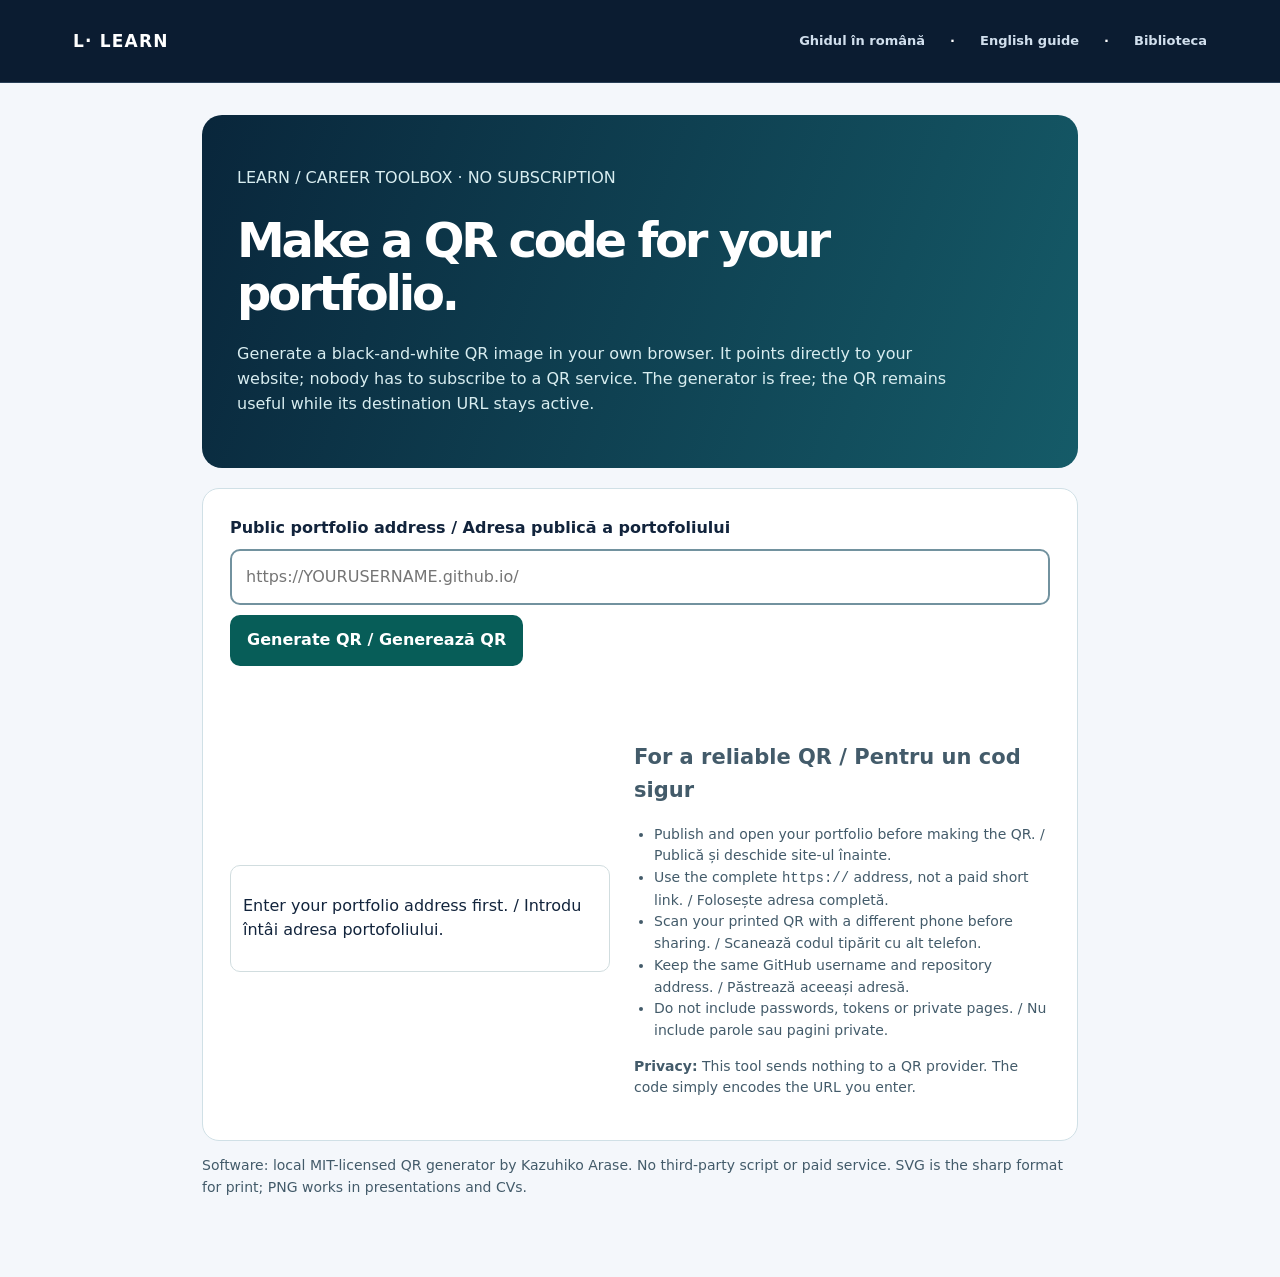
<file: portfolio-qr.html>
<!doctype html><html lang="en"><head><meta charset="utf-8"><meta name="viewport" content="width=device-width,initial-scale=1">
<title>Free portfolio QR code — LEARN</title><meta name="description" content="Make a permanent, direct-link QR code for your portfolio, for free. No sign-up or external QR services.">
<link rel="icon" href="favicon.svg" type="image/svg+xml"><link rel="stylesheet" href="style.css"><style>
.qr-shell{max-width:920px;margin:32px auto 80px;padding:0 22px}.qr-head{background:linear-gradient(110deg,#09263b,#155b68);color:white;padding:35px;border-radius:20px}.qr-head h1{font-size:clamp(30px,5vw,48px);line-height:1.1}.qr-head p{max-width:70ch;color:#d8edf0}
.qr-box{background:#fff;padding:27px;border-radius:17px;border:1px solid #d0e0e6;margin-top:20px}
.qr-box label{display:block;font-weight:800;margin-bottom:8px}.qr-box input{display:block;width:100%;min-width:0;padding:14px;border:2px solid #72929f;border-radius:10px;font:inherit}
.qr-box button,.qr-box a.download{display:inline-block;margin:10px 10px 0 0;background:#075d58;color:#fff;border:0;border-radius:10px;padding:13px 17px;text-decoration:none;font:inherit;font-weight:800;cursor:pointer}
.qr-display{display:grid;grid-template-columns:minmax(0,380px) 1fr;gap:24px;align-items:center}.qr-display #qr{background:white;padding:12px;max-width:380px;width:100%;border:1px solid #d1dddf;border-radius:10px}
.qr-display #qr svg{width:100%;height:auto;display:block}.qr-note{font-size:14px;color:#435b6a}.qr-note ul{padding-left:20px}.qr-status{min-height:1.6em;font-weight:750}
@media(max-width:650px){.qr-display{grid-template-columns:1fr}.qr-head{padding:25px}}
@media print{header,.qr-head,.qr-box form,.qr-actions,.qr-note,.qr-status,footer{display:none!important}.qr-box{border:0}#qr{border:0!important;width:78mm!important;max-width:none!important}#qr svg{width:78mm!important}}
</style></head><body>
<header class="sitehead"><div class="topbar wrap"><a class="brand" href="./">L· LEARN</a><nav><a href="portfolio-guide-ro.html">Ghidul în română</a> · <a href="portfolio-guide-en.html">English guide</a> · <a href="./">Biblioteca</a></nav></div></header>
<main class="qr-shell"><section class="qr-head"><p>LEARN / CAREER TOOLBOX · NO SUBSCRIPTION </p><h1>Make a QR code for your portfolio.</h1><p>Generate a black-and-white QR image in your own browser. It points directly to your website; nobody has to subscribe to a QR service. The generator is free; the QR remains useful while its destination URL stays active.</p></section>
<div class="qr-box"><form id="generate"><label for="portfolioUrl">Public portfolio address / Adresa publică a portofoliului</label><input id="portfolioUrl" name="url" type="url" inputmode="url" placeholder="https://YOURUSERNAME.github.io/" autocomplete="url" required maxlength="500" spellcheck="false">
<button type="submit">Generate QR / Generează QR</button></form>
<p class="qr-status" id="status" role="status" aria-live="polite"></p><div class="qr-display"><div id="qr" aria-label="QR code preview"><p>Enter your portfolio address first. / Introdu întâi adresa portofoliului.</p></div>
<div class="qr-note"><h2>For a reliable QR / Pentru un cod sigur</h2><ul><li>Publish and open your portfolio before making the QR. / Publică și deschide site-ul înainte.</li><li>Use the complete <code>https://</code> address, not a paid short link. / Folosește adresa completă.</li><li>Scan your printed QR with a different phone before sharing. / Scanează codul tipărit cu alt telefon.</li><li>Keep the same GitHub username and repository address. / Păstrează aceeași adresă.</li><li>Do not include passwords, tokens or private pages. / Nu include parole sau pagini private.</li></ul><p><strong>Privacy:</strong> This tool sends nothing to a QR provider. The code simply encodes the URL you enter.</p></div></div>
<div class="qr-actions" id="actions" hidden><a class="download" id="saveSvg" download="portfolio-qr.svg" href="#">Download SVG / Descarcă SVG</a><a class="download" id="savePng" download="portfolio-qr.png" href="#">Download PNG / Descarcă PNG</a><button id="printQr" type="button">Print / Tipărește</button><a id="testLink" target="_blank" rel="noopener noreferrer">Open destination / Deschide adresa ↗</a></div>
</div><p class="qr-note">Software: local MIT-licensed QR generator by Kazuhiko Arase. No third-party script or paid service. SVG is the sharp format for print; PNG works in presentations and CVs.</p>
</main><script src="career/vendor/qrcode.js"></script><script src="portfolio-qr.js"></script></body></html>
</file>
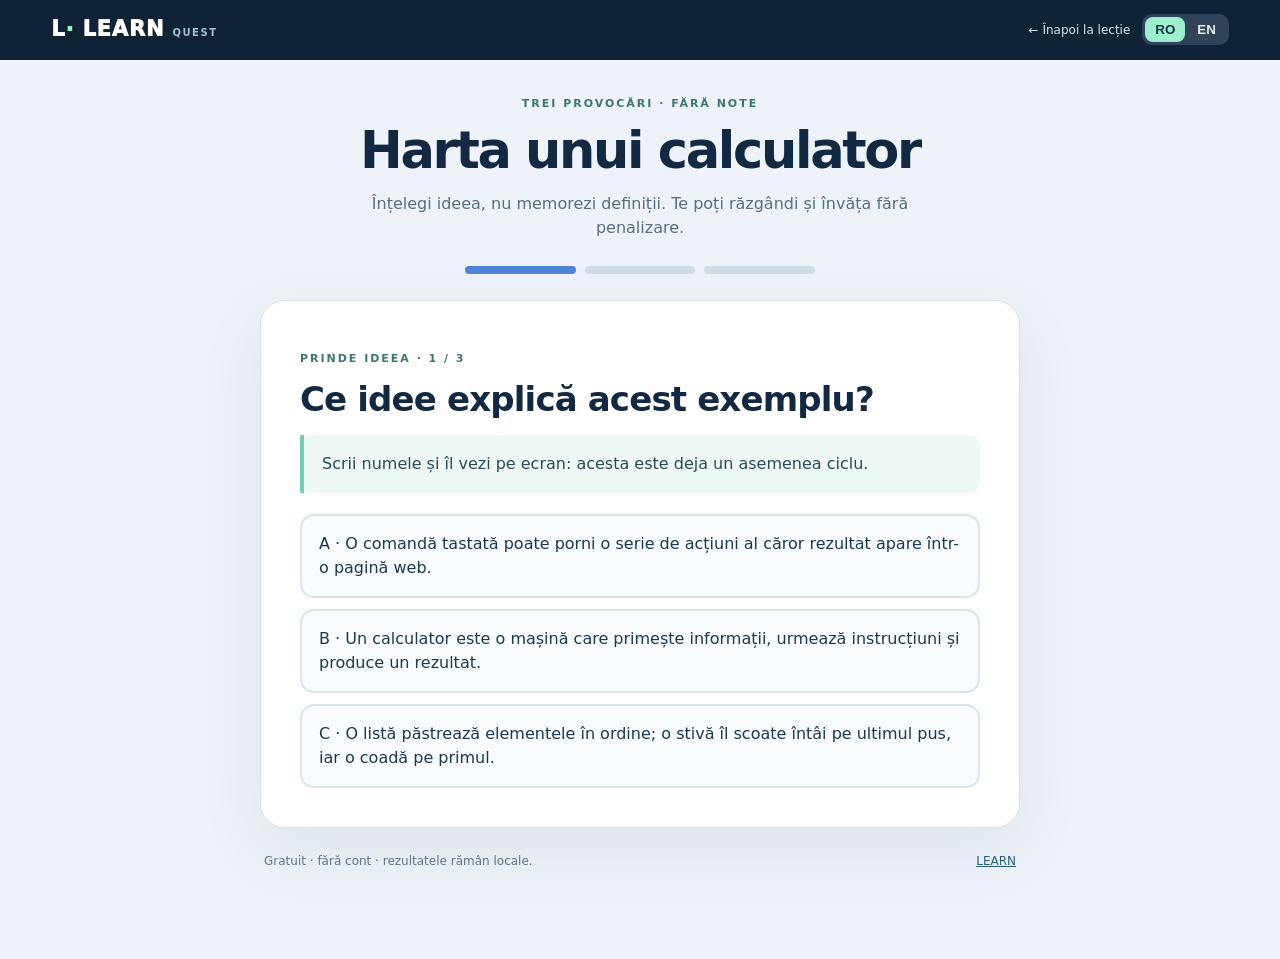
<file: quest.html>
<!doctype html><html lang="ro"><head><meta charset="utf-8"><meta name="viewport" content="width=device-width,initial-scale=1"><meta name="theme-color" content="#102235"><meta name="description" content="LEARN Quest — verifică în 60 de secunde ce ai înțeles dintr-o lecție, cu trei provocări rapide. Gratuit, fără cont."><title>LEARN Quest — 3 challenges to clarity</title><link rel="icon" href="favicon.svg" type="image/svg+xml"><link rel="stylesheet" href="quest.css?v=20261022-q1"></head><body><a class="skip" href="#quest-main">Skip to the challenge / Salt la provocare</a><header class="bar"><a class="brand" href="./">L<span>·</span> LEARN <small>QUEST</small></a><div class="toolbar"><a id="backLesson" href="./" class="quiet">← <span id="backLabel">Înapoi la lecție</span></a><div class="langs" role="group" aria-label="Language"><button type="button" id="ro" aria-pressed="true">RO</button><button type="button" id="en" aria-pressed="false">EN</button></div></div></header><main id="quest-main" class="main"><section class="intro"><p class="eyebrow" id="eyebrow">MICUL TEST FĂRĂ PRESIUNE</p><h1 id="title">LEARN Quest</h1><p id="subtitle">Trei provocări. Fără note. Câștigi claritate, nu o diplomă.</p><div id="progress" class="progress" aria-label="Progress"><span></span><span></span><span></span></div></section><section class="game" id="game" aria-live="polite"><p class="flag" id="flag">01 / 03</p><h2 id="question">...</h2><div class="context" id="context"></div><div class="answers" id="answers" role="group" aria-label="Răspunsuri"></div><div id="reveal" class="reveal" hidden><p id="resultLabel" class="resultLabel"></p><p id="because"></p><button type="button" id="next" class="action">Mai departe →</button></div></section><section class="finish" id="finish" hidden><div class="medal" id="medal" aria-hidden="true">✦</div><h2 id="finishTitle"></h2><p id="finishDesc"></p><div class="actions"><button type="button" id="share" class="action"></button><button type="button" id="retry" class="secondary"></button><a id="readAgain" class="secondary" href="./"></a></div><p id="shareStatus" role="status" class="feedbackStatus"></p><div class="feedback" id="feedbackBox" hidden><h3 id="feedbackTitle"></h3><p id="feedbackDesc"></p><div id="tags" class="tags"></div><div class="consent"><label><input type="checkbox" id="consent"><span id="consentText"></span></label></div><button type="button" id="exportFeedback" class="secondary" disabled></button><p class="privacy" id="privacy"></p><p class="feedbackStatus" id="feedbackStatus" role="status"></p></div></section><footer class="footer"><span id="footerText">Gratuit · fără cont · progres păstrat doar pe dispozitiv.</span><a href="./">LEARN</a></footer></main><script src="quest-bank.js?v=20261022-q1"></script><script src="quest-config.js?v=20261022-q2"></script><script src="quest.js?v=20261022-q2"></script></body></html>
</file>
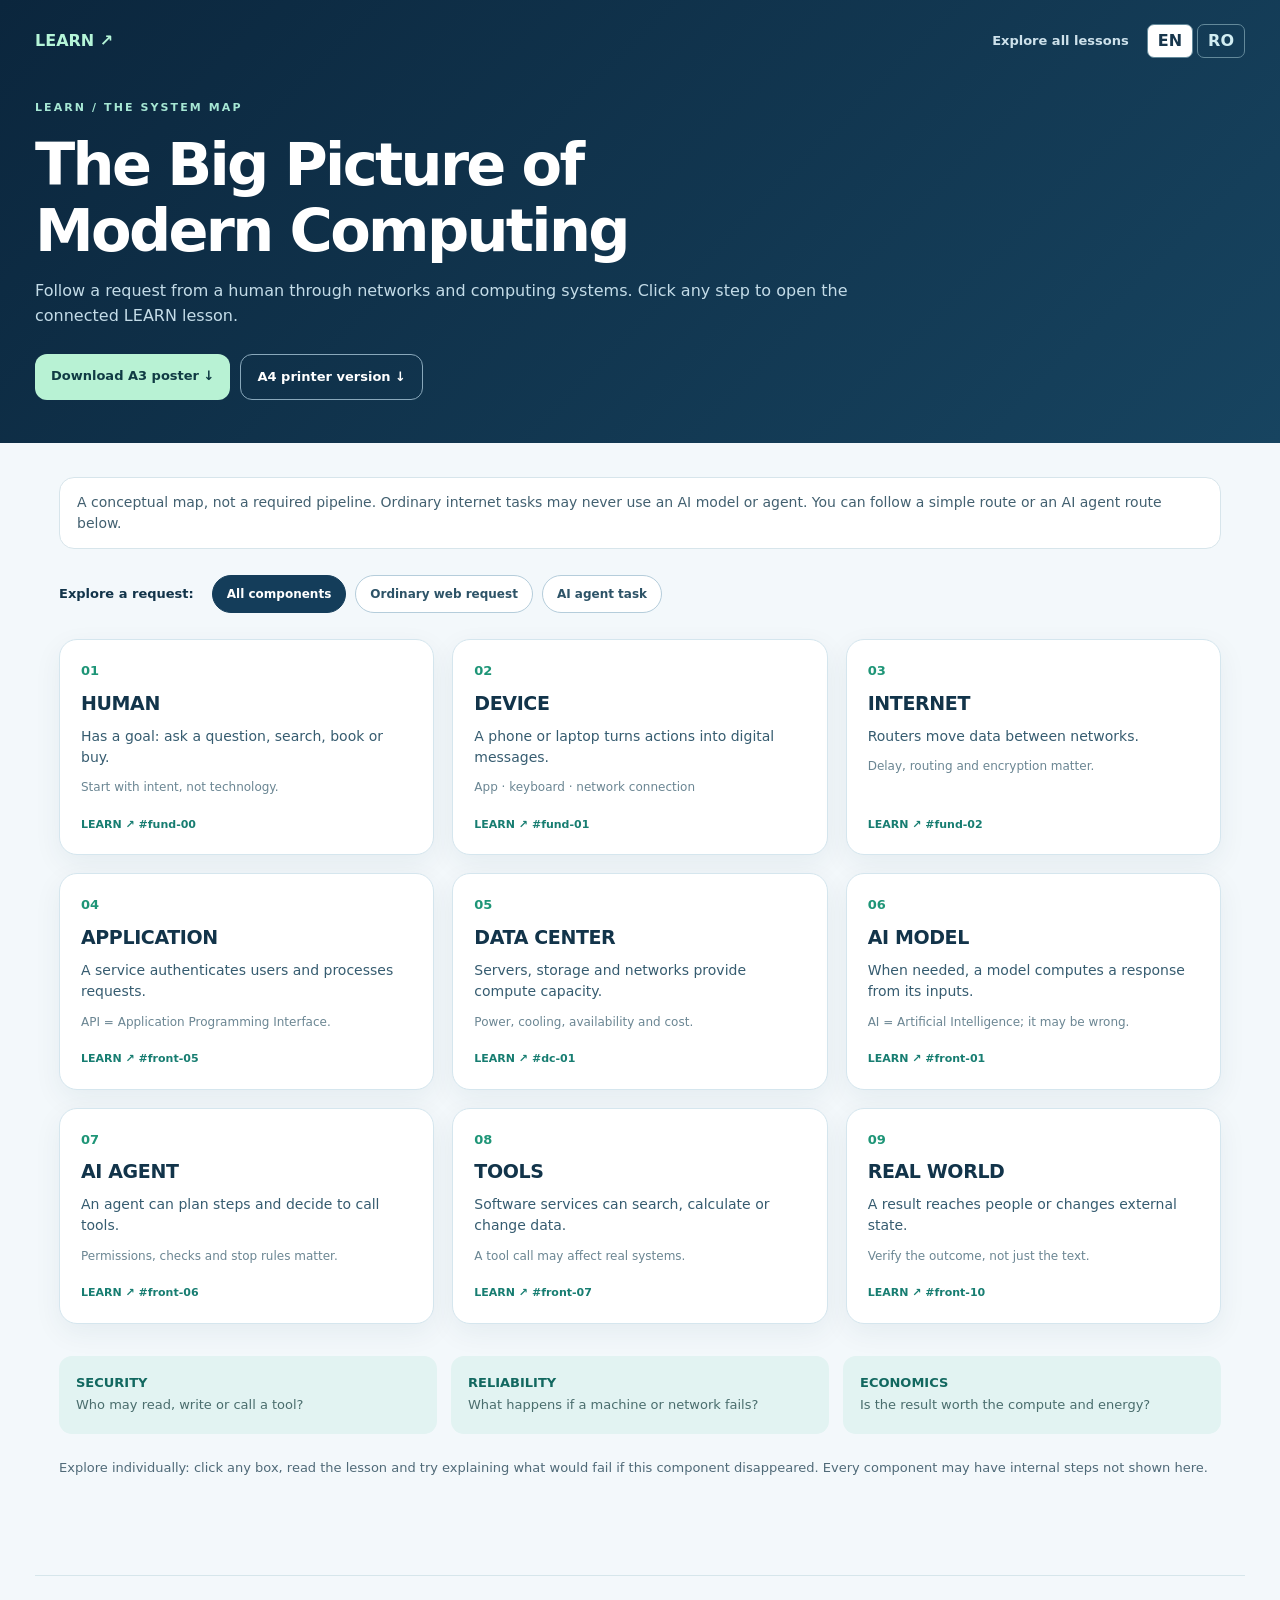
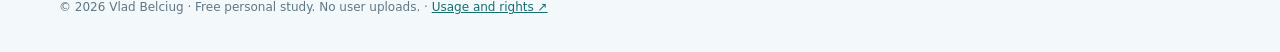
<file: system-map.html>
<!doctype html><html lang="en"><head><meta charset="utf-8"><meta name="viewport" content="width=device-width,initial-scale=1">
<meta name="author" content="Vlad Belciug"><meta name="description" content="An interactive visual map of modern computing, from a person to the internet, data centers and AI agents. Free bilingual teaching materials by Vlad Belciug.">
<title>LEARN · The Big Picture of Modern Computing</title><link rel="icon" href="favicon.svg" type="image/svg+xml">
<style>
:root{--ink:#12344a;--dark:#0b263d;--teal:#26b996;--muted:#5a7281}*{box-sizing:border-box}html{scroll-behavior:smooth}body{margin:0;background:#f3f8fb;color:var(--ink);font:16px/1.52 system-ui,-apple-system,'Segoe UI',sans-serif}a{color:inherit}button{font:inherit;cursor:pointer}header{background:linear-gradient(135deg,#0b263d,#174460);color:white;padding:24px 24px 43px}header .wrap,main,.footer{max-width:1210px;margin:auto}nav{display:flex;gap:18px;align-items:center;flex-wrap:wrap}nav a{text-decoration:none;font-weight:800}nav .home{color:#b5f5d8}nav .back{margin-left:auto;font-size:13px;color:#cde1eb}.language{display:flex;gap:4px}.language button{color:#d1edf2;background:transparent;border:1px solid #63899a;border-radius:7px;padding:4px 10px;font-weight:800}.language button[aria-pressed="true"]{background:white;color:#17364c}.eyebrow{font-size:11px;font-weight:900;letter-spacing:.19em;margin-top:42px;color:#a6e7d4}h1{font-size:clamp(32px,5vw,59px);line-height:1.12;max-width:900px;letter-spacing:-.045em;margin:15px 0}.intro{max-width:850px;color:#c4dce8;margin:0}.actions{display:flex;gap:10px;flex-wrap:wrap;margin-top:26px}.actions a{display:inline-flex;background:#b8f2d4;color:#103b44;border-radius:12px;padding:12px 16px;text-decoration:none;font-size:13px;font-weight:850}.actions a.secondary{background:transparent;color:white;border:1px solid #89a8bb}main{padding:34px 24px 85px}.hint{background:#fff;border:1px solid #d7e5eb;border-radius:15px;padding:14px 17px;font-size:14px;color:#426070}.modes{display:flex;align-items:center;gap:9px;flex-wrap:wrap;margin:26px 0}.modes .label{font-weight:800;margin-right:9px;font-size:13px}.modes button{border:1px solid #b5cddb;background:white;color:#2d5367;border-radius:100px;padding:9px 14px;font-size:12px;font-weight:850}.modes button[aria-pressed="true"]{background:#143d5a;color:white;border-color:#143d5a}.flow{display:grid;grid-template-columns:repeat(3,minmax(0,1fr));gap:18px}.station{display:flex;flex-direction:column;min-height:208px;border:1px solid #d5e6ee;border-radius:18px;background:white;padding:21px;box-shadow:0 9px 28px #163f5210;text-decoration:none;transition:opacity .2s,transform .2s,border-color .2s}.station:hover{transform:translateY(-4px);border-color:#29b899}.station:focus-visible{outline:3px solid orange;outline-offset:3px}.station.dim{opacity:.26}.station.active{border:2px solid #1b997d;background:#effcf6}.number{font-size:13px;font-weight:900;color:#1e9577}.station-title{font-size:19px;font-weight:900;letter-spacing:-.02em;margin:8px 0}.station-desc{font-size:14px;color:#365c70}.station-details{font-size:12px;color:#6b8693;margin:10px 0 20px}.lesson{margin-top:auto;font-size:11px;color:#177d71;font-weight:800}.controls{margin-top:32px;display:grid;grid-template-columns:repeat(3,1fr);gap:14px}.control{background:#e2f3f2;border-radius:13px;padding:17px}.control strong{display:block;font-size:13px;color:#126860}.control span{font-size:13px;color:#4a6d6d}.small{margin-top:24px;color:#506a78;font-size:13px}.footer{padding:22px 24px 35px;border-top:1px solid #d6e6eb;color:#607784;font-size:12px}.footer a{color:#176e70}@media(max-width:850px){.flow{grid-template-columns:repeat(2,1fr)}.controls{grid-template-columns:1fr}.station{min-height:190px}}@media(max-width:550px){.flow{grid-template-columns:1fr}.station{min-height:unset}.station-details{margin-bottom:10px}.eyebrow{margin-top:27px}header{padding-bottom:30px}}@media(prefers-reduced-motion:reduce){.station{transition:none}html{scroll-behavior:auto}}
</style></head><body>
<header><div class="wrap"><nav><a href="./" class="home">LEARN ↗</a><a href="./#library" class="back" data-en="Explore all lessons" data-ro="Explorează toate lecțiile">Explore all lessons</a><div class="language" aria-label="Language"><button id="en" aria-pressed="true">EN</button><button id="ro" aria-pressed="false">RO</button></div></nav>
<div class="eyebrow" data-en="LEARN / THE SYSTEM MAP" data-ro="LEARN / HARTA SISTEMELOR">LEARN / THE SYSTEM MAP</div>
<h1 data-en="The Big Picture of<br>Modern Computing" data-ro="Harta informaticii<br>moderne">The Big Picture of<br>Modern Computing</h1>
<p class="intro" data-en="Follow a request from a human through networks and computing systems. Click any step to open the connected LEARN lesson." data-ro="Urmărește o cerere de la om, prin rețele și sisteme de calcul. Apasă un pas pentru lecția LEARN asociată.">Follow a request from a human through networks and computing systems. Click any step to open the connected LEARN lesson.</p>
<div class="actions"><a href="collections/big-picture-a3-en.pdf" id="poster" data-en="Download A3 poster ↓" data-ro="Descarcă afișul A3 ↓">Download A3 poster ↓</a><a href="collections/big-picture-a4-en.pdf" id="a4" class="secondary" data-en="A4 printer version ↓" data-ro="Versiunea A4 ↓">A4 printer version ↓</a></div></div></header>
<main><div class="hint" data-en="A conceptual map, not a required pipeline. Ordinary internet tasks may never use an AI model or agent. You can follow a simple route or an AI agent route below." data-ro="O hartă conceptuală, nu un lanț obligatoriu. Sarcinile obișnuite pot funcționa fără model sau agent AI. Alege traseul simplu ori pe cel cu agent.">A conceptual map, not a required pipeline. Ordinary internet tasks may never use an AI model or agent. You can follow a simple route or an AI agent route below.</div>
<div class="modes" role="group" aria-label="Explore request routes"><span class="label" data-en="Explore a request:" data-ro="Explorează o cerere:">Explore a request:</span><button data-mode="all" aria-pressed="true" data-en="All components" data-ro="Toate componentele">All components</button><button data-mode="web" aria-pressed="false" data-en="Ordinary web request" data-ro="Cerere web obișnuită">Ordinary web request</button><button data-mode="agent" aria-pressed="false" data-en="AI agent task" data-ro="Sarcină agent AI">AI agent task</button></div>
<div class="flow"><a class="station" id="step-1" data-step="1" href="./#fund-00">
 <span class="number">01</span>
 <span class="station-title" data-en="HUMAN" data-ro="OM">HUMAN</span>
 <span class="station-desc" data-en="Has a goal: ask a question, search, book or buy." data-ro="Are un obiectiv: întreabă, caută, rezervă sau cumpără.">Has a goal: ask a question, search, book or buy.</span>
 <span class="station-details" data-en="Start with intent, not technology." data-ro="Începem cu intenția, nu cu tehnologia.">Start with intent, not technology.</span>
 <span class="lesson">LEARN ↗ #fund-00</span>
 </a>
<a class="station" id="step-2" data-step="2" href="./#fund-01">
 <span class="number">02</span>
 <span class="station-title" data-en="DEVICE" data-ro="DISPOZITIV">DEVICE</span>
 <span class="station-desc" data-en="A phone or laptop turns actions into digital messages." data-ro="Telefonul sau laptopul transformă acțiunea în date.">A phone or laptop turns actions into digital messages.</span>
 <span class="station-details" data-en="App · keyboard · network connection" data-ro="Aplicație · tastatură · conexiune">App · keyboard · network connection</span>
 <span class="lesson">LEARN ↗ #fund-01</span>
 </a>
<a class="station" id="step-3" data-step="3" href="./#fund-02">
 <span class="number">03</span>
 <span class="station-title" data-en="INTERNET" data-ro="INTERNET">INTERNET</span>
 <span class="station-desc" data-en="Routers move data between networks." data-ro="Routerele transportă date între rețele.">Routers move data between networks.</span>
 <span class="station-details" data-en="Delay, routing and encryption matter." data-ro="Contează întârzierea, rutele și criptarea.">Delay, routing and encryption matter.</span>
 <span class="lesson">LEARN ↗ #fund-02</span>
 </a>
<a class="station" id="step-4" data-step="4" href="./#front-05">
 <span class="number">04</span>
 <span class="station-title" data-en="APPLICATION" data-ro="APLICAȚIE">APPLICATION</span>
 <span class="station-desc" data-en="A service authenticates users and processes requests." data-ro="Un serviciu verifică accesul și procesează cererea.">A service authenticates users and processes requests.</span>
 <span class="station-details" data-en="API = Application Programming Interface." data-ro="API = Interfață de Programare a Aplicației.">API = Application Programming Interface.</span>
 <span class="lesson">LEARN ↗ #front-05</span>
 </a>
<a class="station" id="step-5" data-step="5" href="./#dc-01">
 <span class="number">05</span>
 <span class="station-title" data-en="DATA CENTER" data-ro="CENTRU DE DATE">DATA CENTER</span>
 <span class="station-desc" data-en="Servers, storage and networks provide compute capacity." data-ro="Servere, stocare și rețele oferă putere de calcul.">Servers, storage and networks provide compute capacity.</span>
 <span class="station-details" data-en="Power, cooling, availability and cost." data-ro="Energie, răcire, fiabilitate și cost.">Power, cooling, availability and cost.</span>
 <span class="lesson">LEARN ↗ #dc-01</span>
 </a>
<a class="station" id="step-6" data-step="6" href="./#front-01">
 <span class="number">06</span>
 <span class="station-title" data-en="AI MODEL" data-ro="MODEL AI">AI MODEL</span>
 <span class="station-desc" data-en="When needed, a model computes a response from its inputs." data-ro="La nevoie, modelul calculează un răspuns.">When needed, a model computes a response from its inputs.</span>
 <span class="station-details" data-en="AI = Artificial Intelligence; it may be wrong." data-ro="AI = Inteligență Artificială; poate greși.">AI = Artificial Intelligence; it may be wrong.</span>
 <span class="lesson">LEARN ↗ #front-01</span>
 </a>
<a class="station" id="step-7" data-step="7" href="./#front-06">
 <span class="number">07</span>
 <span class="station-title" data-en="AI AGENT" data-ro="AGENT AI">AI AGENT</span>
 <span class="station-desc" data-en="An agent can plan steps and decide to call tools." data-ro="Agentul poate planifica pași și apela instrumente.">An agent can plan steps and decide to call tools.</span>
 <span class="station-details" data-en="Permissions, checks and stop rules matter." data-ro="Permisiunile și verificările sunt esențiale.">Permissions, checks and stop rules matter.</span>
 <span class="lesson">LEARN ↗ #front-06</span>
 </a>
<a class="station" id="step-8" data-step="8" href="./#front-07">
 <span class="number">08</span>
 <span class="station-title" data-en="TOOLS" data-ro="INSTRUMENTE">TOOLS</span>
 <span class="station-desc" data-en="Software services can search, calculate or change data." data-ro="Serviciile pot căuta, calcula sau modifica date.">Software services can search, calculate or change data.</span>
 <span class="station-details" data-en="A tool call may affect real systems." data-ro="Unele acțiuni au efecte în lumea reală.">A tool call may affect real systems.</span>
 <span class="lesson">LEARN ↗ #front-07</span>
 </a>
<a class="station" id="step-9" data-step="9" href="./#front-10">
 <span class="number">09</span>
 <span class="station-title" data-en="REAL WORLD" data-ro="LUMEA REALĂ">REAL WORLD</span>
 <span class="station-desc" data-en="A result reaches people or changes external state." data-ro="Rezultatul ajunge la oameni sau schimbă ceva.">A result reaches people or changes external state.</span>
 <span class="station-details" data-en="Verify the outcome, not just the text." data-ro="Verificăm rezultatul, nu doar răspunsul.">Verify the outcome, not just the text.</span>
 <span class="lesson">LEARN ↗ #front-10</span>
 </a></div>
<div class="controls"><div class="control"><strong data-en="SECURITY" data-ro="SECURITATE">SECURITY</strong><span data-en="Who may read, write or call a tool?" data-ro="Cine poate citi, scrie sau folosi instrumente?">Who may read, write or call a tool?</span></div><div class="control"><strong data-en="RELIABILITY" data-ro="FIABILITATE">RELIABILITY</strong><span data-en="What happens if a machine or network fails?" data-ro="Ce se întâmplă când cade o mașină ori rețeaua?">What happens if a machine or network fails?</span></div><div class="control"><strong data-en="ECONOMICS" data-ro="COSTURI">ECONOMICS</strong><span data-en="Is the result worth the compute and energy?" data-ro="Merită rezultatul calculul și energia consumate?">Is the result worth the compute and energy?</span></div></div>
<p class="small" data-en="Explore individually: click any box, read the lesson and try explaining what would fail if this component disappeared. Every component may have internal steps not shown here." data-ro="Explorare individuală: apasă o casetă, citește lecția și explică ce ar eșua fără acea componentă. Fiecare componentă are pași interni care nu apar în hartă.">Explore individually: click any box, read the lesson and try explaining what would fail if this component disappeared. Every component may have internal steps not shown here.</p></main>
<div class="footer">© 2026 Vlad Belciug · <span data-en="Free personal study. No user uploads." data-ro="Gratuit pentru studiu individual. Fără încărcări de la vizitatori.">Free personal study. No user uploads.</span> · <a href="https://github.com/ovladon/learn/blob/main/USAGE.md" rel="noopener noreferrer" data-en="Usage and rights ↗" data-ro="Utilizare și drepturi ↗">Usage and rights ↗</a></div>
<script>(function(){'use strict';const buttons=document.querySelectorAll('[data-mode]'),cards=document.querySelectorAll('[data-step]');let lang='en';function updateLanguage(x){lang=x;document.documentElement.lang=x;document.querySelectorAll('[data-en][data-ro]').forEach(el=>{el.innerHTML=el.dataset[x]});for(const l of ['en','ro'])document.getElementById(l).setAttribute('aria-pressed',l===x?'true':'false');document.getElementById('poster').href='collections/big-picture-a3-'+x+'.pdf';document.getElementById('a4').href='collections/big-picture-a4-'+x+'.pdf'}function mode(x){buttons.forEach(b=>b.setAttribute('aria-pressed',b.dataset.mode===x?'true':'false'));const visible=x==='web'?[1,2,3,4,5,9]:[1,2,3,4,5,6,7,8,9];cards.forEach(c=>{c.classList.toggle('dim',x!=='all'&&!visible.includes(Number(c.dataset.step)));c.classList.toggle('active',x!=='all'&&visible.includes(Number(c.dataset.step)))})}buttons.forEach(b=>b.addEventListener('click',()=>mode(b.dataset.mode)));['en','ro'].forEach(l=>document.getElementById(l).addEventListener('click',()=>updateLanguage(l)));updateLanguage(navigator.language.toLowerCase().startsWith('ro')?'ro':'en');})();</script></body></html>
</file>
<file: style.css>
*{box-sizing:border-box}html{scroll-behavior:smooth}body{margin:0;background:#f4f7fb;color:#12243c;font:16px/1.55 system-ui,-apple-system,BlinkMacSystemFont,'Segoe UI',sans-serif}a{color:inherit}button,input{font:inherit}button{cursor:pointer}.wrap{max-width:1190px;margin:auto;padding-left:28px;padding-right:28px}.skip{position:absolute;left:-9999px}.skip:focus{left:14px;top:14px;background:#fff;color:#000;padding:12px;z-index:30}.sr-only{position:absolute;width:1px;height:1px;padding:0;margin:-1px;overflow:hidden;clip:rect(0,0,0,0);white-space:nowrap;border:0}.sitehead{background:#0b1c31;color:#fff;border-bottom:1px solid #294057}.topbar{display:flex;align-items:center;gap:36px;min-height:82px}.brand{display:flex;align-items:center;gap:11px;text-decoration:none;font-weight:900;letter-spacing:.07em;font-size:17px}.brand-mark{display:grid;place-items:center;background:#b5f2cf;color:#082739;width:40px;height:40px;border-radius:12px;font-size:26px;letter-spacing:-.09em}.brand-mark span{color:#168a72}.brand small{display:block;font-weight:600;color:#83a4b8;font-size:9px;letter-spacing:.14em}.topbar nav{display:flex;gap:25px;margin-left:auto;font-size:13px;font-weight:650}.topbar nav a{text-decoration:none;color:#d1dfed}.topbar nav a:hover{color:#9ff9d2}.languages{display:flex;gap:3px;background:#21334a;padding:4px;border-radius:11px}.languages button{border:0;background:transparent;border-radius:8px;color:#a6bacd;padding:5px 11px;font-size:12px;font-weight:800}.languages button.active{background:#fff;color:#172944}.hero{position:relative;overflow:hidden;color:white;background:radial-gradient(ellipse at 70% 30%,#20415f 0%,#0e263c 45%,#081929 100%);padding:95px 0 86px}.hero:after{content:'';position:absolute;inset:0;background-image:radial-gradient(#5181a0 1px,transparent 1px);background-size:38px 38px;opacity:.09;pointer-events:none}.hero-grid{position:relative;z-index:1;display:grid;grid-template-columns:1.1fr .9fr;align-items:center;gap:52px}.eyebrow,.kicker{font-size:11px;font-weight:850;letter-spacing:.18em}.eyebrow{display:flex;align-items:center;gap:12px;color:#8ae9c4}.eyebrow-sep{opacity:.4}.signal{height:8px;width:8px;background:#85f4c9;border-radius:50%;box-shadow:0 0 16px #79f5c3}h1{font-size:clamp(54px,6.2vw,91px);line-height:1.04;letter-spacing:-.067em;margin:23px 0 23px;font-weight:900}h1 em{font-style:normal;color:#a9f2d1}.lead{color:#bacddd;font-size:18px;line-height:1.65;max-width:540px}.hero-actions{display:flex;flex-wrap:wrap;gap:12px;margin-top:32px}.btn{display:inline-flex;align-items:center;gap:20px;text-decoration:none;border-radius:13px;padding:14px 18px;font-weight:780;font-size:14px}.btn.primary{background:#adf3ce;color:#0b2530}.btn.soft{border:1px solid #48677e;color:#e6f4ff}.pillrow{display:flex;flex-wrap:wrap;gap:10px;margin-top:28px}.pillrow span{border:1px solid #31536d;color:#96b5c9;border-radius:40px;padding:5px 11px;font-size:11px}.hero-art{position:relative;min-height:420px;isolation:isolate}.orbit{position:absolute;left:50%;top:48%;border-radius:50%;transform:translate(-50%,-50%) rotate(-20deg);border:1px solid #426078}.orbit-a{width:440px;height:240px}.orbit-b{width:275px;height:390px;transform:translate(-50%,-50%) rotate(30deg)}.hero-center{position:absolute;top:50%;left:50%;transform:translate(-50%,-50%);background:linear-gradient(140deg,#2a546d,#0d2742);border:1px solid #4c7792;color:white;width:168px;height:168px;border-radius:40px;display:flex;align-items:center;justify-content:center;font-size:78px;font-weight:900;letter-spacing:-.1em;box-shadow:0 30px 100px #07111c}.hero-center span{color:#a7f1ce;font-size:47px;padding:0 3px}.orb{position:absolute;background:#f5fbff;border:1px solid #daecf6;border-radius:17px;padding:11px 15px;color:#12344b;font-size:26px;font-weight:900;box-shadow:0 25px 55px #07121e;z-index:2}.orb span{display:block;letter-spacing:.12em;font-size:9px;color:#688499}.orb-one{top:34px;right:32px;transform:rotate(7deg)}.orb-two{bottom:70px;left:20px;transform:rotate(-8deg)}.orb-three{right:16px;bottom:25px;transform:rotate(6deg)}.art-note{position:absolute;bottom:0;left:70px;font-size:10px;letter-spacing:.25em;color:#7e9fb3}.library{padding-top:84px;padding-bottom:85px}.section-head{display:flex;justify-content:space-between;align-items:end;gap:30px;margin-bottom:27px}.kicker{color:#188d7b}.section-head h2,.how h2{font-size:clamp(34px,4.4vw,56px);line-height:1.1;letter-spacing:-.05em;margin:10px 0}.section-head p{color:#5b6e81;margin:7px 0 0}.topic-count{display:flex;align-items:flex-end;gap:8px;white-space:nowrap}.topic-count strong{font-size:54px;line-height:1;color:#147f79}.topic-count span{color:#6e8291;font-size:12px;font-weight:700;padding-bottom:7px}.controls{display:flex;flex-wrap:wrap;justify-content:space-between;gap:16px;margin:24px 0 50px}.searchbox{position:relative;min-width:245px;flex:1;max-width:360px}.searchbox input{width:100%;background:#fff;border:1px solid #d8e4ed;border-radius:12px;padding:12px 14px 12px 40px;outline-offset:3px;color:#0f2b3c}.searchbox input::placeholder{color:#8395a6}.magnify{position:absolute;left:14px;top:5px;color:#698296;font-size:26px}.filters{display:flex;flex-wrap:wrap;gap:7px}.filter{font-size:12px;font-weight:800;padding:11px 14px;border:1px solid #d9e6ef;background:white;color:#51677a;border-radius:12px}.filter.active{background:#102c44;color:#fff;border-color:#102c44}.group-heading{display:flex;align-items:center;gap:16px;margin:43px 0 18px}.group-icon{background:#b9f4d5;display:grid;place-items:center;width:55px;height:55px;border-radius:16px;font-weight:900;color:#0c4b43}.group-icon.violet{background:#e5d8ff;color:#6946a1}.group-heading h3{font-size:26px;letter-spacing:-.035em;margin:1px 0 0}.group-heading .kicker{font-size:9px}.booklink{font-size:11px;margin-left:auto;color:#2a6d7f;text-decoration:none;font-weight:850}.booklink+.booklink{margin-left:0}.cards{display:grid;grid-template-columns:repeat(3,minmax(0,1fr));gap:17px}.card{background:#fff;border-radius:19px;border:1px solid #dde7f0;overflow:hidden;box-shadow:0 9px 28px rgba(13,46,65,.055);scroll-margin-top:25px;transition:transform .15s,border-color .15s,box-shadow .15s}.card:target{box-shadow:0 0 0 4px #8cf1c0,0 12px 30px #b2dacc;border-color:#57bf9e}.card:hover{transform:translateY(-3px);border-color:#b8d4df;box-shadow:0 15px 40px rgba(13,46,65,.11)}.thumb{display:block;overflow:hidden;background:#e4edf2;border-bottom:1px solid #ebf0f4;aspect-ratio:1.6}.thumb img{display:block;width:100%;height:100%;object-fit:cover;object-position:top}.card-body{padding:19px}.card-id{font-size:10px;letter-spacing:.14em;text-transform:uppercase;font-weight:900;color:#287f7a}.card.ai .card-id{color:#8056b8}.card h4{font-size:19px;line-height:1.2;letter-spacing:-.026em;min-height:47px;margin:10px 0 8px}.card .romanian-title{font-size:12px;font-weight:650;color:#61788b;min-height:21px;margin-bottom:9px}.card p{font-size:13px;color:#5c7081;line-height:1.48;min-height:57px;margin:0 0 18px}.dlrow{display:flex;gap:8px}.dlrow a{flex:1;text-decoration:none;display:flex;align-items:center;justify-content:center;gap:6px;background:#eff7f6;color:#195b55;border:1px solid #d3ece6;padding:10px 7px;border-radius:10px;font-weight:900;font-size:12px}.dlrow a:nth-child(2){background:#f3f3fb;color:#5b5587;border-color:#e3e2f4}.dlrow a:hover{filter:brightness(.96)}#nothing{border-radius:15px;background:#fff;padding:30px;text-align:center;color:#7d8892}.how{background:#e8f1f5;padding:75px 0}.how-grid{display:grid;grid-template-columns:1fr 350px;gap:75px;align-items:center}.how p{max-width:600px;color:#425970;font-size:16px}.small-note{font-size:12px!important;color:#708395!important}.qrpanel{display:flex;flex-direction:column;align-items:center;gap:16px;padding:27px;background:#fff;border:1px solid #cfe0eb;border-radius:23px;box-shadow:0 18px 40px #acc9d42a;text-align:center}.qrpanel img{max-width:100%;height:auto}.qrpanel b{display:block;font-size:15px;color:#0c2542;word-break:break-word}.qrpanel small{font-size:12px;color:#617990}.footer{background:#0b1b30;color:#9bb0c6;padding:30px 0;font-size:12px}.footer-flex{display:flex;justify-content:space-between;gap:12px;flex-wrap:wrap}.footer b{color:#c3f2dd}.footer a{color:#c3f2dd;text-decoration:none}[hidden]{display:none!important}@media(max-width:980px){.cards{grid-template-columns:repeat(2,minmax(0,1fr))}.hero-art{transform:scale(.85);transform-origin:center}.booklink{margin-left:10px}}@media(max-width:720px){.wrap{padding-left:18px;padding-right:18px}.topbar{min-height:73px;gap:14px}.topbar nav{display:none}.languages{margin-left:auto}.hero{padding:63px 0 70px}.hero-grid{display:block}.hero-art{display:none}h1{font-size:clamp(52px,12vw,82px)}.lead{font-size:16px}.hero-actions{gap:8px}.section-head{align-items:start}.topic-count strong{font-size:44px}.library{padding-top:54px}.controls{display:block}.searchbox{max-width:none;display:block;margin-bottom:13px}.filters{gap:6px}.filter{font-size:11px;padding:9px}.cards{grid-template-columns:1fr}.card h4{min-height:0}.card p{min-height:0}.group-heading{flex-wrap:wrap}.group-heading h3{font-size:21px}.group-heading .booklink{margin-left:6px}.how-grid{display:block}.how-grid .qrpanel{margin-top:30px}}@media(prefers-reduced-motion:reduce){html{scroll-behavior:auto}.card{transition:none}}

/* Accessible, bilingual quick navigation. Hidden until the reader scrolls. */
.back-to-top{position:fixed;right:clamp(16px,3vw,36px);bottom:calc(20px + env(safe-area-inset-bottom,0px));z-index:90;display:flex;align-items:center;gap:10px;min-height:52px;padding:11px 18px 11px 13px;border-radius:999px;border:1px solid #44798a;background:#0c3145;color:#f6fffd;box-shadow:0 8px 28px rgba(3,32,48,.27);font-size:13px;font-weight:850;line-height:1.2;letter-spacing:.015em;transition:transform .15s,background-color .15s,box-shadow .15s}
.back-to-top-arrow{display:inline-grid;place-items:center;width:27px;height:27px;border-radius:50%;background:#b5f3d1;color:#073b38;font-size:22px;font-weight:900;line-height:1}
.back-to-top:hover{background:#12526c;transform:translateY(-3px);box-shadow:0 12px 34px rgba(3,32,48,.36)}
.back-to-top:focus-visible{outline:3px solid #eead35;outline-offset:4px}
@media(max-width:480px){.back-to-top{right:14px;bottom:calc(14px + env(safe-area-inset-bottom,0px));min-height:49px;padding:9px 14px 9px 10px}}
@media(prefers-reduced-motion:reduce){.back-to-top{transition:none}}

/* LEARN: personal authorship and free-download notice */
.author-line{margin:18px 0 0;color:#bcd4df;font-size:12px;line-height:1.7;max-width:600px}
.author-line strong{color:#b5f2cf;white-space:nowrap;font-weight:800}
.author-dot{margin:0 6px;color:#6cbcb0}
.personal-site-note{padding-left:14px;border-left:3px solid #188d7b;color:#36566c!important}
@media(max-width:720px){.author-line{font-size:11px}.footer-flex{align-items:flex-start}}

/* Discover third collection. */
.btn.datacenters{background:#d4d7ff;color:#171d51;border:1px solid #aeb5fa}.btn.datacenters:hover{background:#eeeaff}.btn.datacenters:focus-visible{outline:3px solid #ffcb68;outline-offset:3px}

/* CHAPTER 04 — frontier theme */
.card.front .card-id{color:#5364a4}.group-icon.front{background:#d4dcff;color:#304c91}
@media(max-width:1060px){.topbar nav{gap:12px}}

/* CHAPTER 05 + Big Picture Map: inline educational navigation only */
.map-feature{display:grid;grid-template-columns:1.05fr .95fr;align-items:center;gap:40px;padding-top:70px;padding-bottom:20px}
.map-image{background:#e7f0f6;border:1px solid #cddde6;border-radius:21px;display:block;overflow:hidden;box-shadow:0 20px 50px #133c541f}
.map-image img{display:block;width:100%;height:auto;aspect-ratio:1.414;object-fit:cover}
.map-feature-copy h2{font-size:clamp(30px,3.5vw,46px);line-height:1.1;letter-spacing:-.05em;margin:12px 0}
.map-feature-copy p{color:#4f6b78;font-size:15px;line-height:1.65;max-width:520px}
.map-feature-copy .btn{margin-top:13px}
.map-pdf{display:inline-block;margin:14px 0 0 16px;color:#196f7b;font-weight:750;font-size:13px;text-decoration:none}
.chapter5-link{margin-top:24px}
.chapter5-link a{display:inline-block;color:#b3f7d6;text-decoration:none;border-bottom:1px solid #5b9f90;font-size:12px;font-weight:850;letter-spacing:.06em}
.card.invis .card-id{color:#b26a24}.group-icon.invis{background:#ffe9c3;color:#9b581b}
@media(max-width:870px){.map-feature{grid-template-columns:1fr;gap:24px}.map-feature-copy{order:1}.map-image{order:2}}
@media(max-width:480px){.map-feature{padding-top:44px}.map-pdf{display:block;margin-left:0}}

/* Interactive LEARN feature */
.btn.interactive-link{background:#d7f7ec;color:#0c4a46;border:1px solid #8dcfbc}.btn.interactive-link:hover{background:#bef1df}
.interactive-feature{display:grid;grid-template-columns:230px 1fr;align-items:center;gap:30px;margin-top:26px;margin-bottom:38px;padding-top:24px;padding-bottom:26px;border:1px solid #cce3de;border-radius:21px;background:#f3fbf8}
.interactive-feature-icon{width:185px;height:150px;margin:auto;display:grid;grid-template-columns:repeat(2,1fr);gap:9px;transform:rotate(-6deg)}.interactive-feature-icon span{display:grid;place-items:center;background:#0e3449;color:#b4f3d0;font-size:31px;font-weight:900;border-radius:15px;border:2px solid #d0eddf;box-shadow:0 8px 15px #11324920}.interactive-feature h2{margin:6px 0 8px;font-size:clamp(24px,3vw,38px);letter-spacing:-.045em}.interactive-feature p{max-width:720px;font-size:14px;color:#4e6b75}.interactive-feature .btn{margin-top:10px}.interactive-footnote{display:inline-block;margin:10px;color:#617a83;font-size:11px}
@media(max-width:680px){.interactive-feature{grid-template-columns:1fr;gap:12px;text-align:left}.interactive-feature-icon{width:170px;height:110px}.interactive-feature-icon span{font-size:24px}}

/* Chapter 06 - programming languages */
.language-action{background:#DDD5FF;color:#23385B;border:1px solid #B3A1EC}.language-action:hover{background:#EAE5FF}.languages-feature{margin:38px auto 12px}.languages-feature-text{background:linear-gradient(110deg,#E9F5F3,#F4F3FF);border:1px solid #D5E5E7;border-radius:23px;padding:29px 34px}.languages-feature h2{font-size:clamp(25px,3.5vw,41px);margin:9px 0 12px;letter-spacing:-.04em;line-height:1.15;color:#133448}.languages-feature p{max-width:790px;font-size:14px;color:#415C6E;line-height:1.65;margin:0}.language-links{display:flex;flex-wrap:wrap;gap:10px;margin-top:21px}.language-links .btn{font-size:12px;padding:10px 14px}.btn.soft-on-light{border:1px solid #9FBFCF;color:#24536A;background:white}@media(max-width:720px){.languages-feature{margin:22px auto 0}.languages-feature-text{padding:22px 20px}}

/* Always offer online reading separately from optional downloading. */
.online-row{margin:-2px 0 10px}.read-online{display:block;text-align:center;text-decoration:none;background:#174b5a;color:#fff;font-size:13px;letter-spacing:.01em;font-weight:850;border-radius:10px;padding:11px 8px}.read-online:hover{background:#24717c}.read-online:focus-visible{outline:3px solid #f3a82d;outline-offset:3px}

/* Fast Start: read first, share in one tap, and keep printable editions optional. */
.fast-promise{padding:10px 15px;background:#123b51;border-left:3px solid #a5efcf;color:#e8fff0;font-size:14px;font-weight:700;border-radius:7px;max-width:580px}
.card-quick-answer{font-size:14px!important;color:#164c4f!important;background:#eaf9f2;border-left:3px solid #5cc1a3;border-radius:6px;padding:11px 12px;min-height:unset!important;font-weight:750;line-height:1.5!important}
.card .short-desc{min-height:unset;margin-bottom:8px}
.online-row{display:flex;align-items:center;flex-wrap:wrap;gap:8px;margin-bottom:11px}
.online-row .share-lesson{padding:10px 12px;border:1px solid #c8dade;border-radius:10px;background:#fff;font-size:12px;color:#3b6671;font-weight:800;min-height:42px}
.online-row .share-lesson:focus-visible{outline:3px solid orange;outline-offset:2px}
@media(max-width:720px){.fast-promise{font-size:13px}}

/* LEARN Quest: playful, voluntary, not graded. */
.quest-feature{display:grid;grid-template-columns:170px 1fr;gap:36px;margin-top:25px;margin-bottom:40px;align-items:center;background:linear-gradient(135deg,#132c45,#123d42);border-radius:23px;padding-top:32px;padding-bottom:32px;color:white}
.quest-feature .kicker{color:#a6f2d0}.quest-feature h2{font-size:clamp(25px,3vw,39px);margin:10px 0;letter-spacing:-.04em}.quest-feature p{color:#d1e9e8;max-width:56ch}.quest-feature-flag{font-size:78px;color:#abeed5;display:flex;align-items:center;justify-content:center;flex-direction:column;font-weight:950;line-height:1}.quest-feature-flag span{font-size:16px;display:inline;padding:0 6px}.quest-feature .btn.primary{display:inline-flex}.quest-row{margin:9px 0}.quest-entry{display:block;background:#eaf9f3;border:1px solid #9ddfc7;color:#064f42!important;font-weight:850;border-radius:11px;padding:10px 11px;text-align:center;text-decoration:none;font-size:12px}.quest-entry:hover{background:#c8f2e2}.quest-entry:focus-visible{outline:3px solid orange;outline-offset:3px}
@media(max-width:720px){.quest-feature{grid-template-columns:1fr;gap:12px;margin-left:12px;margin-right:12px}.quest-feature-flag{font-size:36px;flex-direction:row}}


/* Dedicated special category — career portfolio; preserves existing LEARN layout. */
.career-feature{display:grid;grid-template-columns:minmax(140px,210px) minmax(0,1fr);align-items:center;gap:32px;margin:34px auto 48px;padding-top:38px;padding-bottom:38px;border:1px solid #badcd5;border-radius:20px;background:linear-gradient(115deg,#e8fcf2 0%,#ecf7ff 100%);box-shadow:0 14px 38px #10263e0a}
.career-feature-badge{width:160px;height:160px;border-radius:32px;background:linear-gradient(145deg,#102d43,#087b72);display:flex;flex-direction:column;align-items:center;justify-content:center;transform:rotate(-5deg);box-shadow:0 18px 26px #102f442a;color:#fff}
.career-feature-badge strong{font-size:63px;line-height:1;font-weight:950}.career-feature-badge span{font-size:13px;letter-spacing:.14em;margin-top:13px}
.career-feature h2{font-size:clamp(26px,3.5vw,43px);letter-spacing:-.035em;line-height:1.18;margin:10px 0 14px;color:#10364b}
.career-feature p{max-width:820px;color:#315361;font-size:17px}.career-feature-actions{display:flex;flex-wrap:wrap;gap:10px;margin:19px 0}
.career-feature .career-feature-foot{font-size:13px;font-weight:800;color:#3e7269;margin:10px 0 0}
@media(max-width:690px){.career-feature{grid-template-columns:1fr;padding-top:28px;padding-bottom:28px}.career-feature-badge{width:100px;height:100px;border-radius:24px;transform:none}.career-feature-badge strong{font-size:38px}.career-feature-badge span{font-size:9px;margin-top:5px}}
</file>
<file: interactive-lab.css>
:root{--navy:#081a2d;--ink:#142840;--muted:#50677c;--teal:#126e6d;--line:#dbe5eb;--mint:#b5f2cf;--soft:#f3f7fa}*{box-sizing:border-box}html{scroll-behavior:smooth}body{margin:0;background:#f3f7fa;color:var(--ink);font:16px/1.56 system-ui,-apple-system,'Segoe UI',sans-serif}a{color:inherit}.shell{max-width:1180px;margin:auto;padding:0 25px}button,select{font:inherit}button{cursor:pointer}.skip{position:absolute;left:-9999px}.skip:focus{z-index:100;left:15px;top:10px;padding:10px;background:white}.masthead{background:#091b30;color:#e7f5fb;border-bottom:1px solid #1f3955}.mastbar{display:flex;align-items:center;gap:28px;min-height:75px}.brand{display:flex;align-items:center;gap:10px;font-weight:900;text-decoration:none;letter-spacing:.08em}.brand-icon{display:grid;place-items:center;width:39px;height:39px;background:var(--mint);color:#082d31;border-radius:11px;font-size:26px;letter-spacing:-.06em}.brand-icon span{color:#168a72}.brand small{display:block;font-size:9px;color:#99adbf;letter-spacing:.1em}.back-link{margin-left:auto;color:#cae9f0;font-size:13px;text-decoration:none;font-weight:700}.back-link:hover{text-decoration:underline}.locale-control{display:flex;padding:3px;gap:2px;background:#223850;border-radius:10px}.locale-control button{background:none;color:#d4dfed;border:0;border-radius:7px;padding:6px 12px;font-weight:800;font-size:12px}.locale-control .selected{background:white;color:#0b2a3a}.hero{background:radial-gradient(circle at 80% 45%,#204d62 0,#112d45 46%,#071829 100%);color:white;overflow:hidden;padding:67px 0 70px}.hero-grid{display:grid;grid-template-columns:1.25fr .75fr;align-items:center;gap:35px}.eyebrow,.kicker{color:#8feac9;font-size:11px;letter-spacing:.16em;font-weight:800}h1{font-size:clamp(43px,5.4vw,71px);line-height:1.09;letter-spacing:-.055em;margin:19px 0 20px}h1 em{font-style:normal;color:#b2f3d5}.lede{max-width:680px;color:#bdcbd7;font-size:17px}.hero-pills{display:flex;flex-wrap:wrap;gap:8px;margin-top:25px}.hero-pills span{padding:6px 12px;border-radius:50px;border:1px solid #396276;color:#cbe2e6;font-weight:700;font-size:11px}.hero-diagram{position:relative;height:310px}.diagram-rim{position:absolute;inset:30px 45px;border-radius:50%;border:1px dashed #629eb6;transform:rotate(-18deg)}.diagram-core{position:absolute;left:50%;top:50%;transform:translate(-50%,-50%);width:84px;height:84px;border-radius:50%;background:#b5f2cf;color:#074341;display:grid;place-items:center;font-weight:900;font-size:55px}.diagram-node{position:absolute;width:86px;text-align:center;padding:12px 8px;background:#f6ffff;color:#082e43;border:1px solid #c7e8e8;border-radius:17px;font-weight:900;font-size:25px;box-shadow:0 15px 38px #031320}.diagram-node small{display:block;font-size:10px;color:#5f7586;letter-spacing:.12em}.n1{top:7px;left:13%}.n2{top:12px;right:8%}.n3{bottom:0;left:17%}.n4{bottom:0;right:13%}.lab-wrap{padding-top:70px;padding-bottom:80px}.intro{max-width:740px}.intro .kicker{color:#178a79}.intro h2{font-size:clamp(28px,3.8vw,46px);letter-spacing:-.045em;margin:10px 0 5px}.intro p:not(.kicker){color:var(--muted)}.tabs{margin-top:35px;display:grid;grid-template-columns:repeat(4,minmax(0,1fr));gap:11px}.tab{display:flex;gap:12px;align-items:center;text-align:left;padding:15px 14px;border:1px solid #dbe5ed;background:#fff;color:#42556d;font-size:13px;font-weight:850;border-radius:15px}.tab-index{display:grid;place-items:center;width:34px;height:34px;min-width:34px;border-radius:10px;background:#eaf2f6;color:#597484;font-size:11px}.tab:hover{border-color:#83c4bb}.tab.active{background:#102e47;color:white;border-color:#102e47;box-shadow:0 10px 20px #12385222}.tab.active .tab-index{background:#b7f3d5;color:#08413a}.sim-panel{background:#fff;border:1px solid var(--line);border-radius:22px;padding:clamp(18px,3.7vw,39px);margin-top:18px;box-shadow:0 18px 60px #0a24340a}.sim-panel[hidden]{display:none}.sim-head{display:flex;align-items:flex-start;justify-content:space-between;gap:20px;margin-bottom:22px}.sim-id{font-size:10px;color:#0a887d;font-weight:850;letter-spacing:.16em}.sim-head h3{font-size:clamp(26px,3.3vw,39px);letter-spacing:-.05em;margin:5px 0 6px}.sim-head p{margin:0;color:var(--muted);max-width:690px}.lesson-link{font-size:11px;font-weight:850;white-space:nowrap;text-decoration:none;color:#167a72;border:1px solid #adddd4;background:#f0fbf8;padding:10px 13px;border-radius:10px}.control-row{display:flex;flex-wrap:wrap;align-items:center;gap:10px;margin:12px 0}.control-row label,.row-caption{font-weight:800;font-size:12px;color:#4d6475}.control-row select{border:1px solid #ccdae5;border-radius:11px;background:white;color:#213a50;padding:10px 12px;max-width:100%}.control-row button{border:1px solid #d0dce4;padding:10px 15px;border-radius:10px;background:#fff;color:#234059;font-size:12px;font-weight:800}.control-row button:hover{border-color:#57a896;background:#f0f9f7}.control-row button.primary{background:#0f514f;color:white;border-color:#0f514f}.control-row button.primary:hover{background:#186966}.control-row button.amber{background:#fff5e2;border-color:#edbf74;color:#714b11}.control-row button[disabled]{opacity:.48;cursor:not-allowed}.switch-row{display:flex;align-items:center;gap:9px;cursor:pointer}.switch-row input{width:17px;height:17px;accent-color:#157b6b}.stats{margin:22px 0;display:grid;grid-template-columns:repeat(4,minmax(0,1fr));gap:9px}.stat{background:#f1f7f9;border:1px solid #e1e9ed;border-radius:13px;padding:12px 14px}.stat b{display:block;font-size:23px;line-height:1.25;font-weight:900;color:#153c4b}.stat small{font-size:11px;color:#567083;font-weight:700}.viz-grid{display:grid;grid-template-columns:repeat(2,minmax(0,1fr));gap:15px}.viz-box,.tracebox{border:1px solid #e0e9ed;background:#fbfdfe;border-radius:15px;padding:18px;min-height:150px}.viz-box h4,.tracebox h4{font-size:12px;letter-spacing:.03em;color:#3c586b;margin:0 0 14px}.worker-grid{display:flex;gap:10px;flex-wrap:wrap}.worker-card{flex:1;min-width:125px;border-radius:11px;padding:12px;background:#e9f7f2;color:#164e4a;border:1px solid #bcdcd3}.worker-card.busy{background:#e8edff;border-color:#c4cfff;color:#343d75}.worker-card b,.worker-card small{display:block}.worker-card small{font-size:11px;margin-top:3px}.token-row{display:flex;gap:8px;flex-wrap:wrap;min-height:75px;align-items:flex-start}.job-token{display:grid;gap:2px;text-align:center;min-width:77px;padding:9px 12px;border-radius:10px;background:#eaf1f8;border:1px solid #cbdae8;font-weight:850}.job-token.urgent{background:#fff1d5;border-color:#f4bf69;color:#805313}.job-token small{font-size:10px;font-weight:650;color:#506c7e}.empty{color:#8396a4;font-size:13px;font-style:italic;padding:12px 0}.note{display:flex;gap:15px;margin-top:20px;border-left:4px solid #3ca391;background:#eef9f5;border-radius:0 12px 12px 0;padding:15px 17px;color:#24584f;font-size:13px}.note b{flex:0 0 130px;color:#137a6b;font-size:10px;letter-spacing:.08em}.fineprint{font-size:11px;color:#667d8e;line-height:1.55;margin:15px 0 0}.program-trace{display:grid;gap:7px}.program-step{display:flex;justify-content:space-between;padding:9px 11px;background:#eef4f7;border-radius:9px;font-size:12px}.program-step.done{background:#dbf3e8;color:#24534b}.program-step.pending{color:#7b92a1}.tracebox{margin-top:14px;min-height:0}.tracebox ol{margin:0;padding-left:20px;font-size:12px;color:#395567}.tracebox li{margin:5px 0}.cache-list,.resource-list{display:grid;gap:8px}.cache-item,.resource-item{display:flex;justify-content:space-between;align-items:center;gap:10px;border:1px solid #dce8ed;background:#eef5f7;border-radius:10px;padding:9px 12px;font-size:12px}.cache-item.stale{background:#fff0dd;border-color:#e2b477;color:#885316}.cache-item strong,.resource-item strong{font-size:13px}.resource-item button{background:white;border:1px solid #bfccd5;border-radius:7px;padding:6px 10px;font-size:11px;font-weight:800;color:#204757}.feedback{background:#f0f7fc;color:#24516c;padding:11px 15px;border-radius:11px;margin-top:14px;font-size:13px;min-height:41px}.capacity-bars{display:grid;gap:9px;margin:20px 0}.capline{display:grid;grid-template-columns:130px 1fr 65px;align-items:center;gap:10px;font-size:12px;font-weight:800;color:#456078}.cap-track{height:13px;border-radius:13px;overflow:hidden;background:#e1eaf0}.cap-fill{height:100%;border-radius:13px;background:linear-gradient(90deg,#3da994,#157e77)}.cap-fill.near{background:linear-gradient(90deg,#f0b45d,#cb7a38)}.next-learning{margin-top:24px;padding:29px 32px;border-radius:17px;background:#e5f2f4;display:flex;align-items:center;gap:24px}.next-learning h3{min-width:180px;max-width:250px;margin:0;font-size:21px;line-height:1.24;letter-spacing:-.025em}.next-learning p{color:#476779;font-size:13px;flex:1}.map-btn{min-width:max-content;text-decoration:none;color:#fff;background:#174a5f;border-radius:11px;padding:13px 15px;font-size:12px;font-weight:850}footer{background:#0a1d32;color:#c1d2db;padding:25px 0;font-size:11px}.foot{display:flex;justify-content:space-between;flex-wrap:wrap;gap:15px}footer a{color:#b2f3d5;text-decoration:none}:focus-visible{outline:3px solid #d59c30;outline-offset:3px}@media(max-width:900px){.hero-grid{grid-template-columns:1fr}.hero-diagram{display:none}.tabs{grid-template-columns:repeat(2,minmax(0,1fr))}.next-learning{flex-wrap:wrap}.next-learning h3{max-width:none}}@media(max-width:650px){.shell{padding:0 16px}.hero{padding:56px 0}.lede{font-size:15px}.lab-wrap{padding-top:40px}.tabs{gap:7px}.tab{padding:10px 8px;font-size:11px;gap:6px}.tab-index{min-width:24px;width:24px;height:27px}.sim-head{display:block}.lesson-link{display:inline-block;margin-top:12px}.stats{grid-template-columns:repeat(2,minmax(0,1fr))}.viz-grid{grid-template-columns:1fr}.note{display:block}.note b{display:block;margin-bottom:5px}.mastbar{gap:12px}.brand small{display:none}.back-link{font-size:11px}.control-row{gap:7px}.control-row button{padding:9px 10px}.next-learning{padding:23px 18px}.capline{grid-template-columns:80px 1fr 50px}.foot{display:block}.foot>*{display:block;margin:5px 0}}@media(prefers-reduced-motion:reduce){html{scroll-behavior:auto}}
</file>
<file: lesson.css>
/* The reader is an offline-capable, document-first, accessible LEARN page. */
.reader-main{padding-top:42px;padding-bottom:70px;max-width:1110px}
.reader-heading{display:flex;align-items:flex-start;justify-content:space-between;gap:20px;flex-wrap:wrap}
.reader-heading h1{color:#0b283d;font-size:clamp(32px,5vw,51px);line-height:1.13;margin:8px 0 8px;letter-spacing:-.04em}
.reader-desc{font-size:17px;color:#446177;max-width:740px;margin:0}
.reader-linkset{display:flex;gap:8px;flex-wrap:wrap;margin-top:12px}
.reader-action{border:1px solid #c5dce4;border-radius:9px;background:white;padding:10px 14px;text-decoration:none;color:#135467;font-weight:750;font-size:13px}
.reader-action:hover{background:#e8f9f2}.reader-action:focus-visible{outline:3px solid #ffbf4f;outline-offset:3px}
.reader-orientation{border:1px solid #cee2e5;border-radius:20px;margin-top:28px;padding:clamp(20px,3vw,36px);background:linear-gradient(130deg,#ecf9f3,#f4f8ff)}
.reader-eyebrow{color:#18746b;font-size:11px;letter-spacing:.15em;font-weight:850}
.reader-orientation h2{margin:8px 0 8px;font-size:clamp(25px,3vw,31px);letter-spacing:-.03em}
.reader-plain{font-size:18px;font-weight:700;color:#123b45;max-width:880px;line-height:1.52}
.reader-example{background:white;padding:14px 18px;border-radius:12px;border-left:4px solid #23a78e;font-size:15px;line-height:1.65}
.reader-orientation h3{font-size:18px;margin:28px 0 10px}
.reader-vocab{display:grid;grid-template-columns:repeat(2,minmax(0,1fr));gap:9px 14px;margin:0}
.reader-vocab>div{padding:13px 16px;background:#fff;border:1px solid #d7e8e5;border-radius:10px}
.reader-vocab dt{font-weight:800;color:#104d5b;font-size:14px}
.reader-vocab dd{font-size:13px;line-height:1.55;color:#3d5567;margin:4px 0 0}
.reader-tiny{font-size:12px;color:#597285;line-height:1.6;margin:16px 0 0}
.reader-sheet-section{margin-top:35px}.reader-sheet-header{display:flex;align-items:baseline;justify-content:space-between;flex-wrap:wrap;gap:4px 12px}
.reader-sheet-header h2{font-size:23px;margin:0}.reader-sheet-header p{font-size:13px;color:#62788a;margin:4px 0 12px}
.reader-pdf-shell{height:min(95vh,1180px);min-height:520px;background:#dbe4e8;border-radius:14px;overflow:hidden;box-shadow:0 8px 32px #102a3525;border:1px solid #b5d3de}
#reader-pdf{width:100%;height:100%;border:0;background:#e8eef1}
.reader-fallback{margin-top:14px;background:#fff;padding:14px 18px;border:1px solid #d4e3e7;border-radius:12px}
.reader-fallback summary{cursor:pointer;font-weight:800;color:#215d66}.reader-fallback img{width:100%;height:auto;max-width:850px;display:block;margin:18px auto;border:1px solid #e2ebec}
.reader-bottom-nav{display:flex;justify-content:space-between;gap:12px;margin-top:26px}.reader-bottom-nav a{padding:12px 15px;background:#eef5f6;border-radius:10px;text-decoration:none;font-weight:750;color:#1e5d70}.reader-bottom-nav a[hidden]{display:none}
.reader-rights{color:#688093;font-size:12px;margin-top:35px}#reader-error{padding:26px;background:#fff1e9;border:1px solid #e0bba6;border-radius:13px}
@media(max-width:800px){.reader-vocab{grid-template-columns:1fr}.reader-pdf-shell{height:78vh;min-height:420px}}
@media(max-width:600px){.reader-main{padding-top:24px}.reader-heading h1{font-size:29px}.reader-plain{font-size:16px}.reader-pdf-shell{height:68vh;min-height:360px}.topbar nav{display:flex;gap:10px;font-size:11px}.topbar nav a[href="interactive-lab.html"]{display:none}}
@media print{.sitehead,.reader-linkset,.reader-bottom-nav,.reader-fallback{display:none!important}.reader-pdf-shell{height:1050px}.reader-orientation{break-inside:avoid}}
</file>
<file: quest.css>
:root{color-scheme:light;--ink:#122943;--mint:#9df0ce;--navy:#102235;--accent:#00745d}*{box-sizing:border-box}html{scroll-behavior:smooth}body{margin:0;background:#edf3f8;color:var(--ink);font:16px/1.5 system-ui,-apple-system,'Segoe UI',sans-serif}.skip{position:absolute;left:-9999px}.skip:focus{left:10px;top:10px;background:white;padding:1rem;z-index:10}.bar{padding:14px clamp(16px,4vw,60px);background:var(--navy);color:white;display:flex;align-items:center;justify-content:space-between;gap:16px}.brand{font-weight:950;font-size:21px;color:white;text-decoration:none;letter-spacing:.04em}.brand span{color:var(--mint)}.brand small{font-size:10px;font-weight:800;color:#9cc6d4;letter-spacing:.15em}.toolbar{display:flex;align-items:center;gap:12px}.quiet{font-size:12px;color:#d6e8ef;text-decoration:none}.quiet:hover{text-decoration:underline}.langs{display:flex;background:#314358;border-radius:10px;padding:3px;gap:2px}.langs button{border:0;color:#e1eff4;background:transparent;border-radius:8px;padding:5px 10px;font-weight:800}.langs button[aria-pressed=true]{background:var(--mint);color:#15364a}.main{width:min(760px,calc(100% - 24px));margin:36px auto 65px}.intro{text-align:center}.eyebrow,.flag{font-size:11px;font-weight:900;letter-spacing:.18em;color:#397774}.intro h1{font-size:clamp(31px,5vw,51px);letter-spacing:-.045em;line-height:1.1;margin:9px 0}.intro>p:not(.eyebrow){color:#566e80;max-width:55ch;margin:13px auto 24px}.progress{display:flex;gap:9px;max-width:350px;margin:26px auto}.progress span{height:8px;background:#d0dce5;border-radius:999px;flex:1;transition:background-color .2s}.progress span.done{background:#32a881}.progress span.current{background:#4d83d8}.game,.finish{background:#fff;border:1px solid #d6e4ec;border-radius:25px;box-shadow:0 22px 66px #22415f14;padding:clamp(21px,4vw,39px)}.game h2,.finish h2{font-size:clamp(24px,3.6vw,34px);line-height:1.2;letter-spacing:-.025em;margin:6px 0 16px}.context{border-left:4px solid #72cdb7;background:#eef9f5;padding:16px 18px;border-radius:0 12px 12px 0;color:#274b54;font-size:16px;line-height:1.6}.answers{margin-top:21px;display:grid;gap:11px}.answers button{font:inherit;text-align:left;padding:16px 17px;border:2px solid #d8e5ec;border-radius:14px;color:#19394f;background:#f9fcff;cursor:pointer;transition:border-color .13s,transform .13s}.answers button:hover:not(:disabled){border-color:#3d83b4;transform:translateY(-1px)}.answers button:focus-visible,.action:focus-visible,.secondary:focus-visible,.tags button:focus-visible{outline:3px solid #ffb347;outline-offset:3px}.answers button.right{border-color:#139872;background:#e9faf2;color:#005b43}.answers button.wrong{border-color:#d26961;background:#fff1ef;color:#a73b32}.answers button:disabled{cursor:default;opacity:1}.reveal{margin-top:18px;padding:17px 20px;border-radius:15px;background:#f0f5fb}.resultLabel{font-weight:900;margin:0 0 6px;color:#255c7a}.reveal p{margin:0 0 15px}.action,.secondary{border:0;border-radius:12px;padding:13px 18px;font-size:14px;font-weight:850;cursor:pointer}.action{background:#0b564d;color:white}.action:hover{background:#00755f}.secondary{border:1px solid #d3e1e7;background:#f2f6f9;color:#26485b;text-decoration:none}.actions{display:flex;flex-wrap:wrap;gap:10px;margin:23px 0}.medal{font-size:55px;color:#009b79}.finish>p{color:#51697b;font-size:17px}.feedback{background:#f4f8fb;padding:19px;border:1px solid #dce6ef;border-radius:17px;margin-top:25px}.feedback h3{margin:0 0 6px}.feedback>p{font-size:13px;color:#577285;margin:0 0 13px}.tags{display:flex;flex-wrap:wrap;gap:8px}.tags button{border:1px solid #c7dbe4;background:white;color:#274a60;border-radius:999px;padding:8px 12px;font-weight:700;font-size:12px}.tags button[aria-pressed=true]{background:#b8f2df;color:#094a40;border-color:#4eac90}.commentLabel{display:block;margin-top:17px;font-size:13px;font-weight:750}.feedback textarea{margin:6px 0;width:100%;resize:vertical;font:inherit;border:1px solid #bdcddb;border-radius:10px;padding:10px;min-height:55px}.consent{font-size:12px;margin:8px 0 14px;color:#405b6e}.consent label{display:flex;align-items:flex-start;gap:8px}.consent input{margin-top:4px}.feedback .privacy{font-size:11px;color:#637c8b;margin:14px 0 0}.feedbackStatus{min-height:18px}.footer{display:flex;justify-content:space-between;gap:12px;padding:24px 4px;font-size:12px;color:#607487}.footer a{color:#286077}[hidden]{display:none!important}@media(max-width:520px){.bar{flex-wrap:wrap}.toolbar{width:100%;justify-content:space-between}.main{margin-top:23px}.context{font-size:15px}.answers button{font-size:14px;padding:14px}.finish .actions>*{flex-grow:1;text-align:center}}@media(prefers-reduced-motion:reduce){*{scroll-behavior:auto!important;transition:none!important}}
</file>
